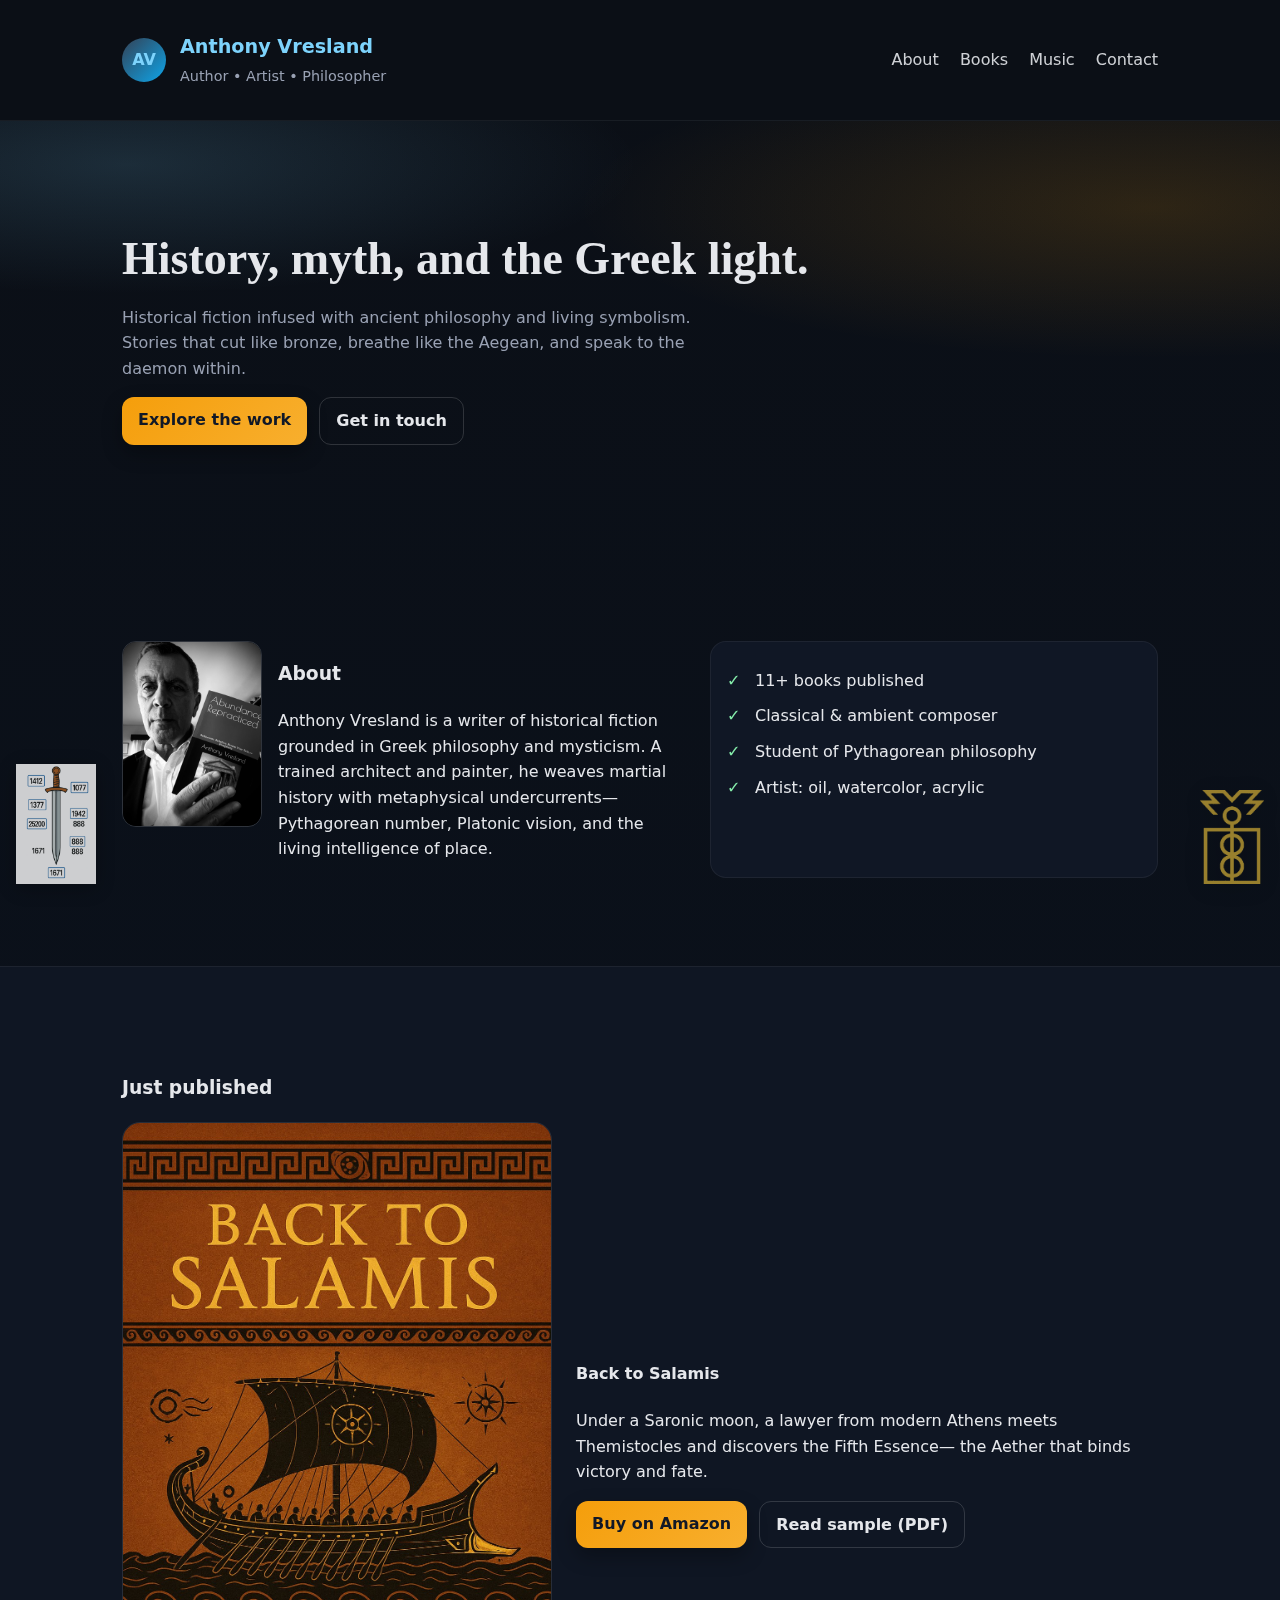
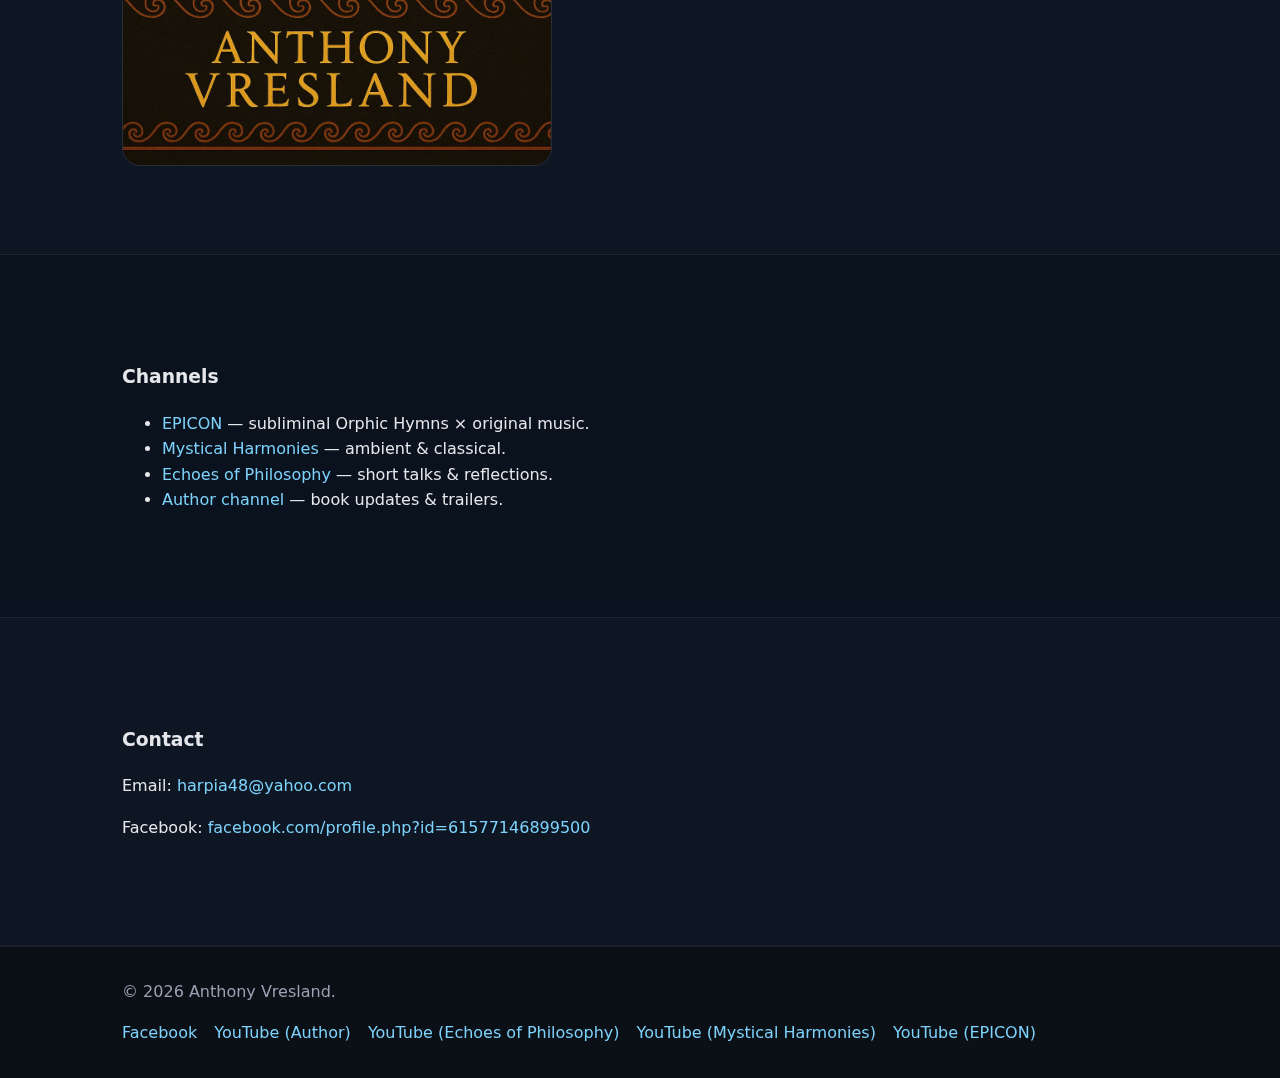
<file: AV site 2/index.html>
<!DOCTYPE html>
<html lang="en">
<head>
  <meta charset="utf-8" />
  <meta name="viewport" content="width=device-width, initial-scale=1" />
  <title>Anthony Vresland — Author & Artist</title>
  <meta name="description" content="Historical fiction infused with ancient philosophy and living symbolism by Anthony Vresland." />
  <meta name="color-scheme" content="dark light">
  <meta name="theme-color" content="#0b0f16">
  <link rel="icon" href="assets/favicon.png" type="image/png" />
  <link rel="stylesheet" href="styles.css" />
</head>

<body>
  <!-- Header -->
  <header class="site-header">
    <div class="container">
      <a class="brand" href="/" aria-label="Go to homepage">
        <div class="avatar" aria-hidden="true">AV</div>
        <div class="titles">
          <h1>Anthony Vresland</h1>
          <p class="subtitle">Author • Artist • Philosopher</p>
        </div>
      </a>

      <nav class="nav" aria-label="Main">
        <a href="about.html">About</a>
        <a href="books.html">Books</a>
        <a href="#music">Music</a>
        <a href="#contact">Contact</a>
      </nav>
    </div>
  </header>

  <!-- Hero -->
  <section class="hero" aria-label="Intro">
    <div class="container">
      <div class="hero-copy">
        <h2>History, myth, and the Greek light.</h2>
        <p>
          Historical fiction infused with ancient philosophy and living symbolism.
          Stories that cut like bronze, breathe like the Aegean, and speak to the daemon within.
        </p>
        <div class="cta-row">
          <a class="btn btn-primary" href="books.html">Explore the work</a>
          <a class="btn btn-ghost" href="mailto:harpia48@yahoo.com">Get in touch</a>
        </div>
      </div>
    </div>
  </section>

  <!-- About -->
  <section id="about" class="section" aria-labelledby="about-heading">
    <div class="container two-col">
      <div>
        <!-- Matches your file exactly: author.jpg.JPEG -->
        <img class="author-photo" src="assets/author.jpg.JPEG" alt="Portrait of Anthony Vresland" loading="lazy">
        <h3 id="about-heading">About</h3>
        <p>
          Anthony Vresland is a writer of historical fiction grounded in Greek philosophy and mysticism.
          A trained architect and painter, he weaves martial history with metaphysical undercurrents—Pythagorean number,
          Platonic vision, and the living intelligence of place.
        </p>
      </div>

      <div class="about-panel">
        <ul class="ticks">
          <li>11+ books published</li>
          <li>Classical &amp; ambient composer</li>
          <li>Student of Pythagorean philosophy</li>
          <li>Artist: oil, watercolor, acrylic</li>
        </ul>
      </div>
    </div>
  </section>

  <!-- Featured Book -->
  <section id="books" class="section alt" aria-labelledby="books-heading">
    <div class="container">
      <h3 id="books-heading">Just published</h3>

      <div class="book-grid">
        <div class="book-cover">
          <!-- Matches your file exactly: salamis-cover.jpg.jpg -->
          <img src="assets/salamis-cover.jpg.jpg" alt="Cover of Back to Salamis" loading="lazy">
        </div>

        <div class="book-copy">
          <h4>Back to Salamis</h4>
          <p>
            Under a Saronic moon, a lawyer from modern Athens meets Themistocles and discovers the Fifth Essence—
            the Aether that binds victory and fate.
          </p>

          <div class="cta-row">
            <a class="btn btn-primary"
               href="https://a.co/d/5Wx2Jz8" target="_blank" rel="noopener noreferrer">
              Buy on Amazon
            </a>
            <!-- Matches your file exactly: salamis-sample.pdf -->
            <a class="btn btn-ghost"
               href="assets/salamis-sample.pdf" target="_blank" rel="noopener">
              Read sample (PDF)
            </a>
          </div>
        </div>
      </div>
    </div>
  </section>

  <!-- Channels -->
  <section id="music" class="section" aria-labelledby="channels-heading">
    <div class="container">
      <h3 id="channels-heading">Channels</h3>
      <ul>
        <li>
          <a href="https://www.youtube.com/@epicon9139" target="_blank" rel="noopener">EPICON</a>
          — subliminal Orphic Hymns × original music.
        </li>
        <li>
          <a href="https://www.youtube.com/@MrHarpia48" target="_blank" rel="noopener">Mystical Harmonies</a>
          — ambient &amp; classical.
        </li>
        <li>
          <a href="https://www.youtube.com/@EchoesofPhilosophy-b5p" target="_blank" rel="noopener">Echoes of Philosophy</a>
          — short talks &amp; reflections.
        </li>
        <li>
          <a href="https://www.youtube.com/@antv9429" target="_blank" rel="noopener">Author channel</a>
          — book updates &amp; trailers.
        </li>
      </ul>
    </div>
  </section>

  <!-- Contact -->
  <section id="contact" class="section alt" aria-labelledby="contact-heading">
    <div class="container">
      <h3 id="contact-heading">Contact</h3>
      <p>Email: <a class="link" href="mailto:harpia48@yahoo.com">harpia48@yahoo.com</a></p>
      <p>
        Facebook:
        <a class="link" href="https://www.facebook.com/profile.php?id=61577146899500" target="_blank" rel="noopener">
          facebook.com/profile.php?id=61577146899500
        </a>
      </p>
    </div>
  </section>

  <!-- Footer -->
  <footer class="site-footer">
    <div class="container">
      <p>© <span id="year"></span> Anthony Vresland.</p>
      <nav aria-label="Social links">
        <a href="https://www.facebook.com/profile.php?id=61577146899500" target="_blank" rel="noopener">Facebook</a>
        <a href="https://www.youtube.com/@antv9429" target="_blank" rel="noopener">YouTube (Author)</a>
        <a href="https://www.youtube.com/@EchoesofPhilosophy-b5p" target="_blank" rel="noopener">YouTube (Echoes of Philosophy)</a>
        <a href="https://www.youtube.com/@MrHarpia48" target="_blank" rel="noopener">YouTube (Mystical Harmonies)</a>
        <a href="https://www.youtube.com/@epicon9139" target="_blank" rel="noopener">YouTube (EPICON)</a>
      </nav>
    </div>
  </footer>

  <!-- Floating Sigils -->
  <!-- Use the single .png file that exists; avoid the .png.png duplicate -->
  <img src="assets/sigil-gold.png"
       alt="" aria-hidden="true"
       style="position:fixed;right:16px;bottom:16px;width:64px;opacity:.7;
              filter:drop-shadow(0 4px 10px rgba(0,0,0,.35));
              pointer-events:none;z-index:2147483647">

  <!-- You have both talisman.png.png and sword-talisman.png; you asked for the sword -->
  <img src="assets/sword-talisman.png"
       alt="" aria-hidden="true"
       style="position:fixed;left:16px;bottom:16px;width:80px;opacity:.8;
              filter:drop-shadow(0 4px 10px rgba(0,0,0,.35));
              pointer-events:none;z-index:2147483647">

  <script>
    document.getElementById('year').textContent = new Date().getFullYear();
  </script>
</body>
</html>
</file>
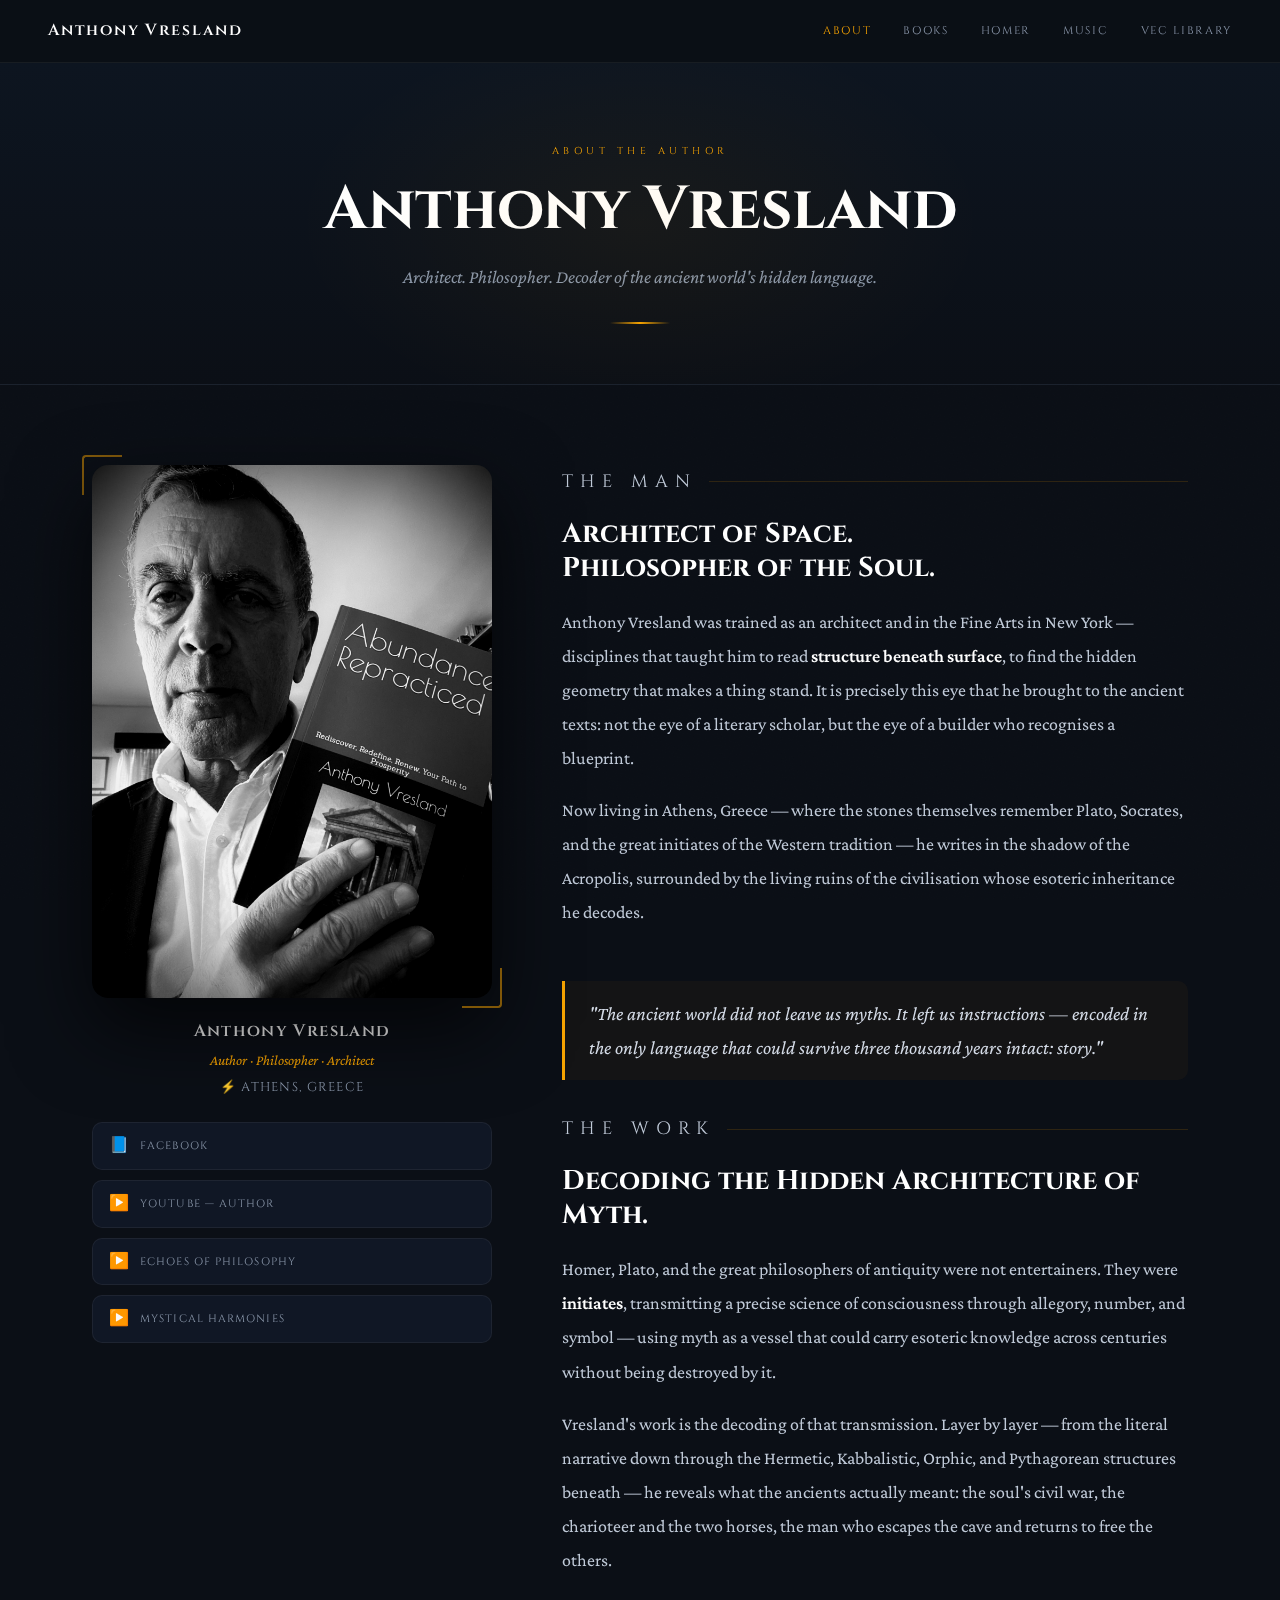
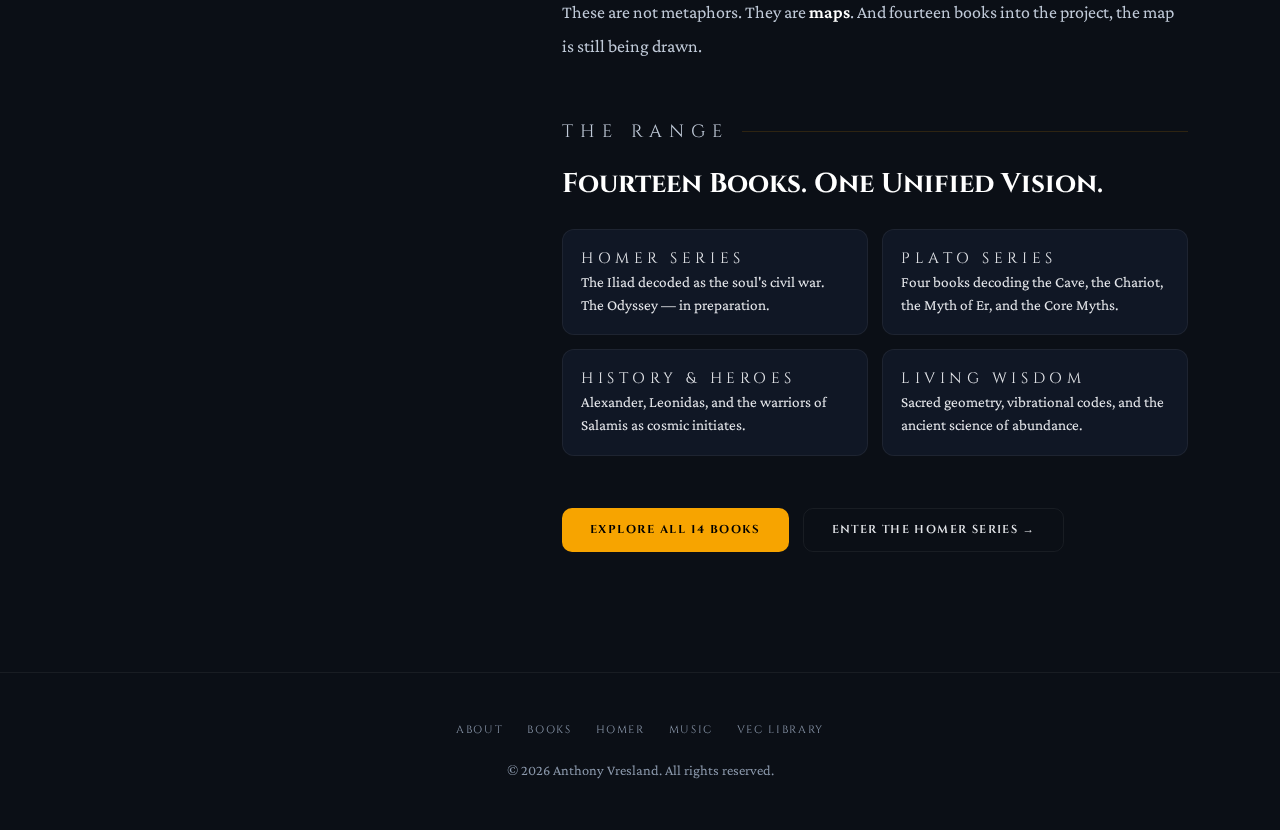
<file: about.html>
<!DOCTYPE html>
<html lang="en">
<head>
<meta charset="UTF-8">
<meta name="viewport" content="width=device-width, initial-scale=1.0">
<title>About — Anthony Vresland</title>
<meta name="description" content="Anthony Vresland — architect, philosopher, and author. Decoder of Homer, Plato, and the esoteric architecture of the ancient world. Based in Athens, Greece.">
<link rel="icon" href="/assets/favicon.png" type="image/png">
<link href="https://fonts.googleapis.com/css2?family=Cinzel:wght@400;600;700&family=Crimson+Pro:ital,wght@0,300;0,400;0,600;1,300;1,400&display=swap" rel="stylesheet">

<style>
:root {
  --bg: #0b0f16;
  --panel: #101725;
  --panel-hover: #141e30;
  --text: #e5e7eb;
  --muted: #8a97aa;
  --accent: #f7a400;
  --gold-light: #ffd066;
  --divider: rgba(247,164,0,0.15);
  --border: rgba(255,255,255,0.06);
}

*, *::before, *::after { box-sizing: border-box; margin: 0; padding: 0; }

body {
  font-family: 'Crimson Pro', Georgia, serif;
  background: var(--bg);
  color: var(--text);
  line-height: 1.6;
  overflow-x: hidden;
}

body::before {
  content: '';
  position: fixed;
  inset: 0;
  background-image: url("data:image/svg+xml,%3Csvg width='200' height='200' xmlns='http://www.w3.org/2000/svg'%3E%3Cfilter id='n'%3E%3CfeTurbulence type='fractalNoise' baseFrequency='0.75' numOctaves='4' stitchTiles='stitch'/%3E%3C/filter%3E%3Crect width='200' height='200' filter='url(%23n)' opacity='0.025'/%3E%3C/svg%3E");
  pointer-events: none;
  z-index: 0;
  opacity: 0.4;
}

/* ── Header ── */
header {
  position: sticky;
  top: 0;
  z-index: 100;
  display: flex;
  justify-content: space-between;
  align-items: center;
  padding: 18px 48px;
  background: rgba(11,15,22,0.92);
  backdrop-filter: blur(12px);
  border-bottom: 1px solid var(--border);
}

.logo {
  font-family: 'Cinzel', serif;
  font-size: 1rem;
  font-weight: 600;
  letter-spacing: 0.12em;
  color: #fff;
  text-decoration: none;
}

nav {
  display: flex;
  gap: 32px;
}

nav a {
  font-family: 'Cinzel', serif;
  font-size: 0.7rem;
  letter-spacing: 0.15em;
  text-transform: uppercase;
  color: var(--muted);
  text-decoration: none;
  transition: color 0.2s;
}

nav a:hover, nav a.active { color: var(--accent); }

/* ── Hero band ── */
.about-hero {
  position: relative;
  z-index: 1;
  background: linear-gradient(180deg, #0d1520 0%, var(--bg) 100%);
  border-bottom: 1px solid var(--border);
  padding: 80px 32px 60px;
  text-align: center;
  overflow: hidden;
}

.about-hero::before {
  content: '';
  position: absolute;
  top: 50%;
  left: 50%;
  transform: translate(-50%, -50%);
  width: 700px;
  height: 400px;
  background: radial-gradient(ellipse, rgba(247,164,0,0.05) 0%, transparent 70%);
  pointer-events: none;
}

.about-hero .eyebrow {
  font-family: 'Cinzel', serif;
  font-size: 10px;
  letter-spacing: 0.45em;
  text-transform: uppercase;
  color: var(--accent);
  margin-bottom: 18px;
  animation: fadeUp 0.7s ease both;
}

.about-hero h1 {
  font-family: 'Cinzel', serif;
  font-size: clamp(2rem, 5vw, 3.8rem);
  font-weight: 700;
  color: #fff;
  line-height: 1.1;
  margin-bottom: 18px;
  animation: fadeUp 0.8s ease 0.08s both;
}

.about-hero .tagline {
  font-size: 1.15rem;
  color: var(--muted);
  font-style: italic;
  max-width: 560px;
  margin: 0 auto;
  line-height: 1.75;
  animation: fadeUp 0.8s ease 0.16s both;
}

.header-rule {
  width: 60px;
  height: 2px;
  background: linear-gradient(90deg, transparent, var(--accent), transparent);
  margin: 28px auto 0;
  animation: fadeUp 0.8s ease 0.24s both;
}

/* ── Main portrait + bio layout ── */
.about-main {
  position: relative;
  z-index: 1;
  max-width: 1160px;
  margin: 0 auto;
  padding: 80px 32px;
  display: grid;
  grid-template-columns: 400px 1fr;
  gap: 70px;
  align-items: start;
}

/* Portrait */
.portrait-col {
  position: sticky;
  top: 100px;
  animation: fadeUp 0.9s ease 0.1s both;
}

.portrait-frame {
  position: relative;
}

.portrait-frame img {
  width: 100%;
  border-radius: 16px;
  display: block;
  filter: contrast(1.05) brightness(0.95);
  box-shadow: 0 30px 80px rgba(0,0,0,0.7);
}

/* Gold corner accents */
.portrait-frame::before,
.portrait-frame::after {
  content: '';
  position: absolute;
  width: 40px;
  height: 40px;
  border-color: var(--accent);
  border-style: solid;
  opacity: 0.5;
}

.portrait-frame::before {
  top: -10px;
  left: -10px;
  border-width: 2px 0 0 2px;
  border-radius: 4px 0 0 0;
}

.portrait-frame::after {
  bottom: -10px;
  right: -10px;
  border-width: 0 2px 2px 0;
  border-radius: 0 0 4px 0;
}

.portrait-caption {
  margin-top: 20px;
  text-align: center;
}

.portrait-caption h3 {
  font-family: 'Cinzel', serif;
  font-size: 1.05rem;
  font-weight: 600;
  color: #fff;
  letter-spacing: 0.08em;
}

.portrait-caption p {
  font-size: 0.9rem;
  color: var(--accent);
  font-style: italic;
  margin-top: 4px;
}

.portrait-caption .location {
  font-size: 0.8rem;
  color: var(--muted);
  margin-top: 6px;
  font-family: 'Cinzel', serif;
  letter-spacing: 0.1em;
  text-transform: uppercase;
  font-style: normal;
}

/* Social links under photo */
.social-links {
  display: flex;
  flex-direction: column;
  gap: 10px;
  margin-top: 24px;
}

.social-link {
  display: flex;
  align-items: center;
  gap: 10px;
  padding: 10px 16px;
  background: var(--panel);
  border: 1px solid var(--border);
  border-radius: 10px;
  text-decoration: none;
  color: var(--muted);
  font-family: 'Cinzel', serif;
  font-size: 0.68rem;
  letter-spacing: 0.1em;
  text-transform: uppercase;
  transition: border-color 0.2s, color 0.2s, transform 0.2s;
}

.social-link:hover {
  border-color: rgba(247,164,0,0.3);
  color: var(--accent);
  transform: translateX(4px);
}

.social-icon {
  font-size: 1rem;
  flex-shrink: 0;
}

/* ── Bio column ── */
.bio-col {
  animation: fadeUp 0.9s ease 0.2s both;
}

.bio-section {
  margin-bottom: 52px;
}

.bio-section-label {
  font-family: 'Cinzel', serif;
  font-size: 9px;
  letter-spacing: 0.4em;
  text-transform: uppercase;
  color: var(--accent);
  margin-bottom: 16px;
  display: flex;
  align-items: center;
  gap: 12px;
}

.bio-section-label::after {
  content: '';
  flex: 1;
  height: 1px;
  background: var(--divider);
}

.bio-section h2 {
  font-family: 'Cinzel', serif;
  font-size: clamp(1.2rem, 2.5vw, 1.7rem);
  font-weight: 700;
  color: #fff;
  line-height: 1.25;
  margin-bottom: 20px;
}

.bio-section p {
  font-size: 1.12rem;
  line-height: 1.9;
  color: #c0cad8;
  margin-bottom: 18px;
}

.bio-section p:last-child { margin-bottom: 0; }

.bio-section p strong {
  color: #fff;
  font-weight: 600;
}

/* Pull quote */
.pull-quote {
  border-left: 3px solid var(--accent);
  padding: 16px 24px;
  margin: 32px 0;
  background: rgba(247,164,0,0.04);
  border-radius: 0 10px 10px 0;
}

.pull-quote p {
  font-size: 1.2rem !important;
  font-style: italic;
  color: #d4dbe6 !important;
  line-height: 1.75 !important;
  margin: 0 !important;
}

/* Credentials grid */
.credentials {
  display: grid;
  grid-template-columns: 1fr 1fr;
  gap: 14px;
  margin-top: 28px;
}

.credential-item {
  background: var(--panel);
  border: 1px solid var(--border);
  border-radius: 12px;
  padding: 18px;
  transition: border-color 0.2s, transform 0.2s;
}

.credential-item:hover {
  border-color: rgba(247,164,0,0.2);
  transform: translateY(-2px);
}

.credential-item .ci-label {
  font-family: 'Cinzel', serif;
  font-size: 9px;
  letter-spacing: 0.3em;
  text-transform: uppercase;
  color: var(--accent);
  margin-bottom: 6px;
}

.credential-item p {
  font-size: 0.95rem !important;
  color: var(--text) !important;
  line-height: 1.5 !important;
  margin: 0 !important;
}

/* CTA */
.bio-ctas {
  display: flex;
  gap: 14px;
  flex-wrap: wrap;
  margin-top: 36px;
}

.btn-primary {
  display: inline-block;
  padding: 13px 28px;
  background: var(--accent);
  color: #000;
  border-radius: 10px;
  text-decoration: none;
  font-family: 'Cinzel', serif;
  font-size: 0.72rem;
  font-weight: 700;
  letter-spacing: 0.12em;
  text-transform: uppercase;
  transition: background 0.2s, transform 0.2s;
}

.btn-primary:hover {
  background: var(--gold-light);
  transform: translateY(-2px);
}

.btn-ghost {
  display: inline-block;
  padding: 12px 28px;
  background: transparent;
  color: var(--text);
  border: 1px solid var(--border);
  border-radius: 10px;
  text-decoration: none;
  font-family: 'Cinzel', serif;
  font-size: 0.72rem;
  font-weight: 600;
  letter-spacing: 0.12em;
  text-transform: uppercase;
  transition: border-color 0.2s, color 0.2s, transform 0.2s;
}

.btn-ghost:hover {
  border-color: var(--accent);
  color: var(--accent);
  transform: translateY(-2px);
}

/* ── Footer ── */
footer {
  position: relative;
  z-index: 1;
  text-align: center;
  padding: 48px 32px;
  border-top: 1px solid var(--border);
  color: var(--muted);
  font-size: 0.9rem;
  margin-top: 40px;
}

footer nav {
  display: flex;
  justify-content: center;
  flex-wrap: wrap;
  gap: 24px;
  margin-bottom: 20px;
}

footer nav a {
  font-family: 'Cinzel', serif;
  font-size: 0.68rem;
  letter-spacing: 0.15em;
  text-transform: uppercase;
  color: var(--muted);
  text-decoration: none;
  transition: color 0.2s;
}

footer nav a:hover { color: var(--accent); }

/* ── Animations ── */
@keyframes fadeUp {
  from { opacity: 0; transform: translateY(24px); }
  to   { opacity: 1; transform: translateY(0); }
}

/* ── Responsive ── */
@media (max-width: 900px) {
  .about-main {
    grid-template-columns: 1fr;
    gap: 48px;
  }
  .portrait-col {
    position: static;
    max-width: 340px;
    margin: 0 auto;
  }
  .credentials {
    grid-template-columns: 1fr;
  }
  header { padding: 16px 20px; }
  nav { gap: 16px; }
  nav a { font-size: 0.6rem; }
}
</style>
</head>

<body>

<!-- ── Header ── -->
<header>
  <a class="logo" href="index.html">Anthony Vresland</a>
  <nav>
    <a href="about.html" class="active">About</a>
    <a href="books.html">Books</a>
    <a href="homer-the-educator.html">Homer</a>
    <a href="music.html">Music</a>
    <a href="vec.html">VEC Library</a>
  </nav>
</header>

<!-- ── Hero band ── -->
<div class="about-hero">
  <p class="eyebrow">About the Author</p>
  <h1>Anthony Vresland</h1>
  <p class="tagline">Architect. Philosopher. Decoder of the ancient world's hidden language.</p>
  <div class="header-rule"></div>
</div>

<!-- ── Main content ── -->
<div class="about-main">

  <!-- Portrait column -->
  <div class="portrait-col">
    <div class="portrait-frame">
      <img src="/assets/author-photo.jpg" alt="Anthony Vresland — Author and Philosopher">
    </div>
    <div class="portrait-caption">
      <h3>Anthony Vresland</h3>
      <p>Author · Philosopher · Architect</p>
      <p class="location">⚡ Athens, Greece</p>
    </div>
    <div class="social-links">
      <a class="social-link" href="https://www.facebook.com/profile.php?id=61577146899500" target="_blank" rel="noopener">
        <span class="social-icon">📘</span> Facebook
      </a>
      <a class="social-link" href="https://www.youtube.com/@antv9429" target="_blank" rel="noopener">
        <span class="social-icon">▶️</span> YouTube — Author
      </a>
      <a class="social-link" href="https://www.youtube.com/@EchoesofPhilosophy-b5p" target="_blank" rel="noopener">
        <span class="social-icon">▶️</span> Echoes of Philosophy
      </a>
      <a class="social-link" href="https://www.youtube.com/@MrHarpia48" target="_blank" rel="noopener">
        <span class="social-icon">▶️</span> Mystical Harmonies
      </a>
    </div>
  </div>

  <!-- Bio column -->
  <div class="bio-col">

    <div class="bio-section">
      <p class="bio-section-label">The Man</p>
      <h2>Architect of Space.<br>Philosopher of the Soul.</h2>
      <p>
        Anthony Vresland was trained as an architect and in the Fine Arts in New York —
        disciplines that taught him to read <strong>structure beneath surface</strong>,
        to find the hidden geometry that makes a thing stand. It is precisely this eye
        that he brought to the ancient texts: not the eye of a literary scholar,
        but the eye of a builder who recognises a blueprint.
      </p>
      <p>
        Now living in Athens, Greece — where the stones themselves remember Plato,
        Socrates, and the great initiates of the Western tradition — he writes in the
        shadow of the Acropolis, surrounded by the living ruins of the civilisation
        whose esoteric inheritance he decodes.
      </p>
    </div>

    <div class="pull-quote">
      <p>"The ancient world did not leave us myths. It left us instructions —
      encoded in the only language that could survive three thousand years intact: story."</p>
    </div>

    <div class="bio-section">
      <p class="bio-section-label">The Work</p>
      <h2>Decoding the Hidden Architecture of Myth.</h2>
      <p>
        Homer, Plato, and the great philosophers of antiquity were not entertainers.
        They were <strong>initiates</strong>, transmitting a precise science of consciousness
        through allegory, number, and symbol — using myth as a vessel that could carry
        esoteric knowledge across centuries without being destroyed by it.
      </p>
      <p>
        Vresland's work is the decoding of that transmission. Layer by layer — from the
        literal narrative down through the Hermetic, Kabbalistic, Orphic, and Pythagorean
        structures beneath — he reveals what the ancients actually meant:
        the soul's civil war, the charioteer and the two horses, the man who escapes the
        cave and returns to free the others.
      </p>
      <p>
        These are not metaphors. They are <strong>maps</strong>. And fourteen books into
        the project, the map is still being drawn.
      </p>
    </div>

    <div class="bio-section">
      <p class="bio-section-label">The Range</p>
      <h2>Fourteen Books. One Unified Vision.</h2>
      <div class="credentials">
        <div class="credential-item">
          <p class="ci-label">Homer Series</p>
          <p>The Iliad decoded as the soul's civil war. The Odyssey — in preparation.</p>
        </div>
        <div class="credential-item">
          <p class="ci-label">Plato Series</p>
          <p>Four books decoding the Cave, the Chariot, the Myth of Er, and the Core Myths.</p>
        </div>
        <div class="credential-item">
          <p class="ci-label">History &amp; Heroes</p>
          <p>Alexander, Leonidas, and the warriors of Salamis as cosmic initiates.</p>
        </div>
        <div class="credential-item">
          <p class="ci-label">Living Wisdom</p>
          <p>Sacred geometry, vibrational codes, and the ancient science of abundance.</p>
        </div>
      </div>
    </div>

    <div class="bio-ctas">
      <a class="btn-primary" href="books.html">Explore All 14 Books</a>
      <a class="btn-ghost" href="homer-the-educator.html">Enter the Homer Series →</a>
    </div>

  </div>
</div>

<!-- ── Footer ── -->
<footer>
  <nav>
    <a href="about.html">About</a>
    <a href="books.html">Books</a>
    <a href="homer-the-educator.html">Homer</a>
    <a href="music.html">Music</a>
    <a href="vec.html">VEC Library</a>
  </nav>
  <p>© 2026 Anthony Vresland. All rights reserved.</p>
</footer>

</body>
</html>
</file>
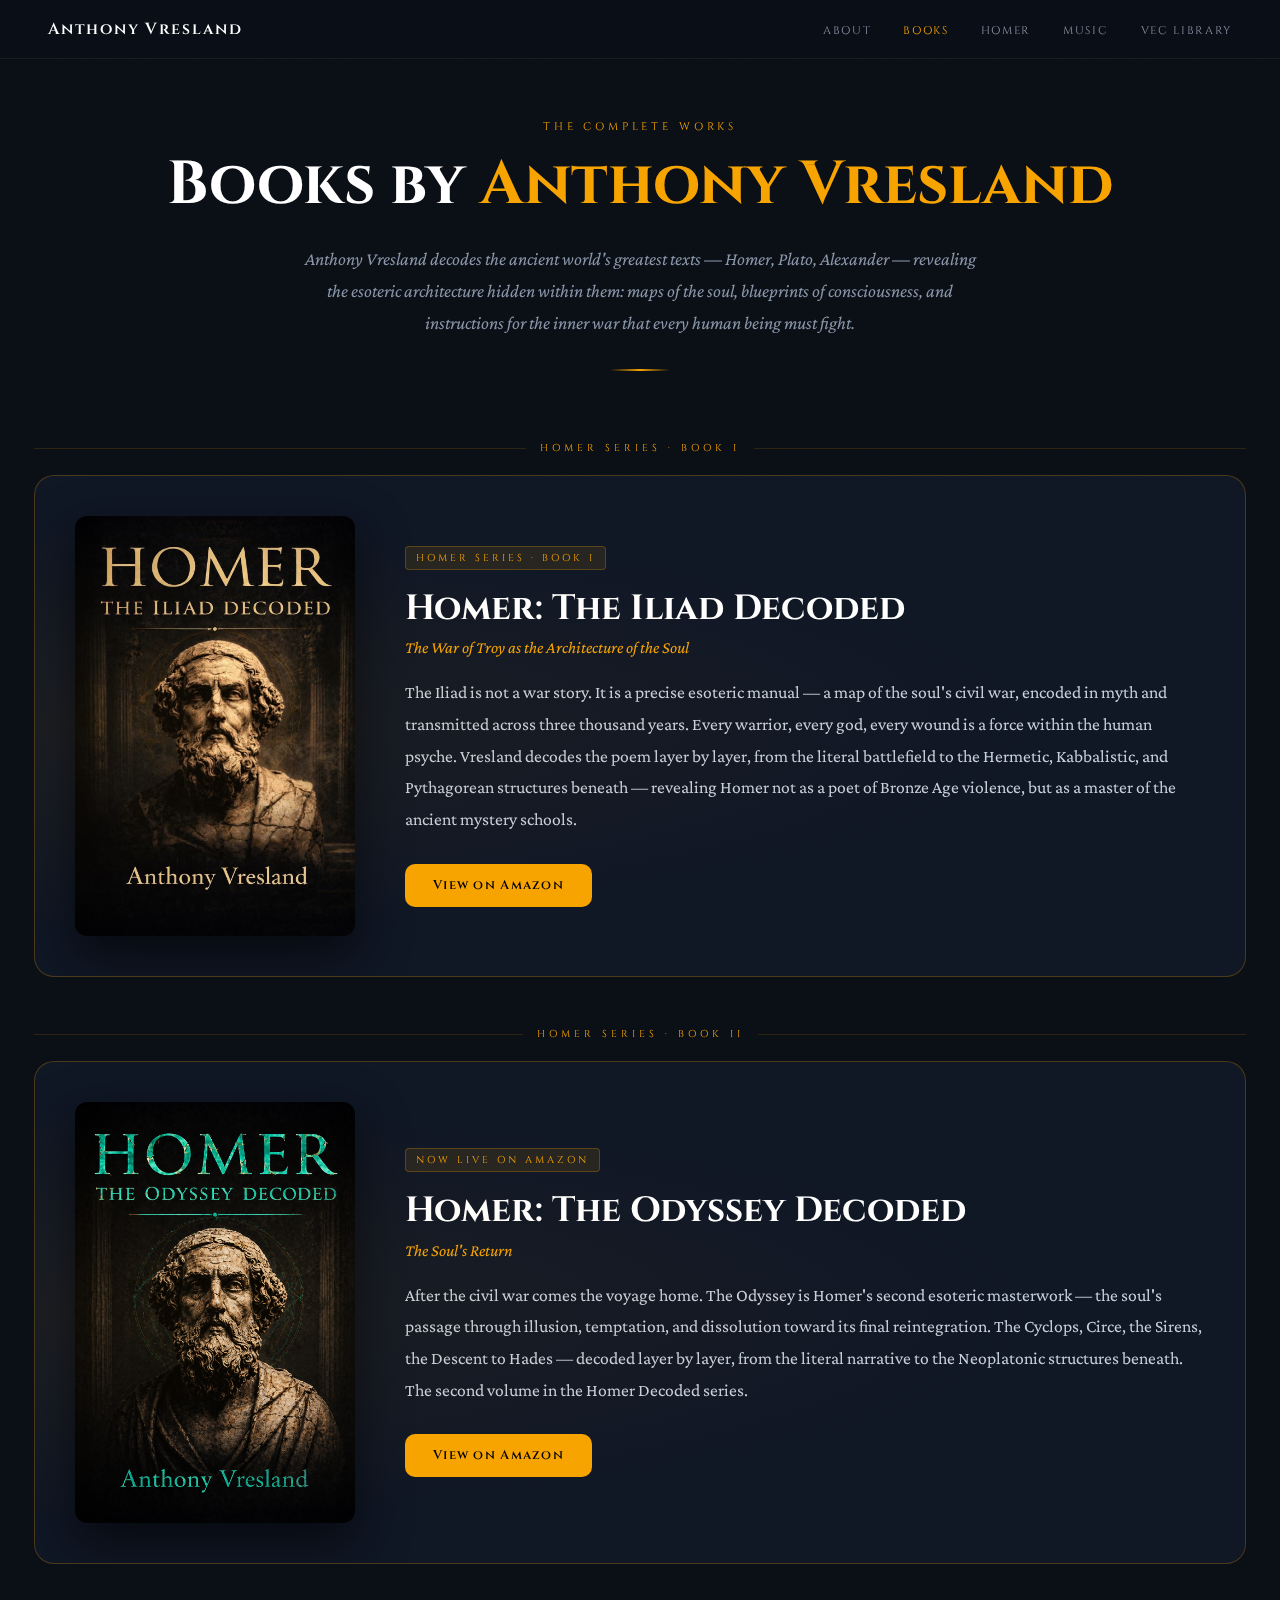
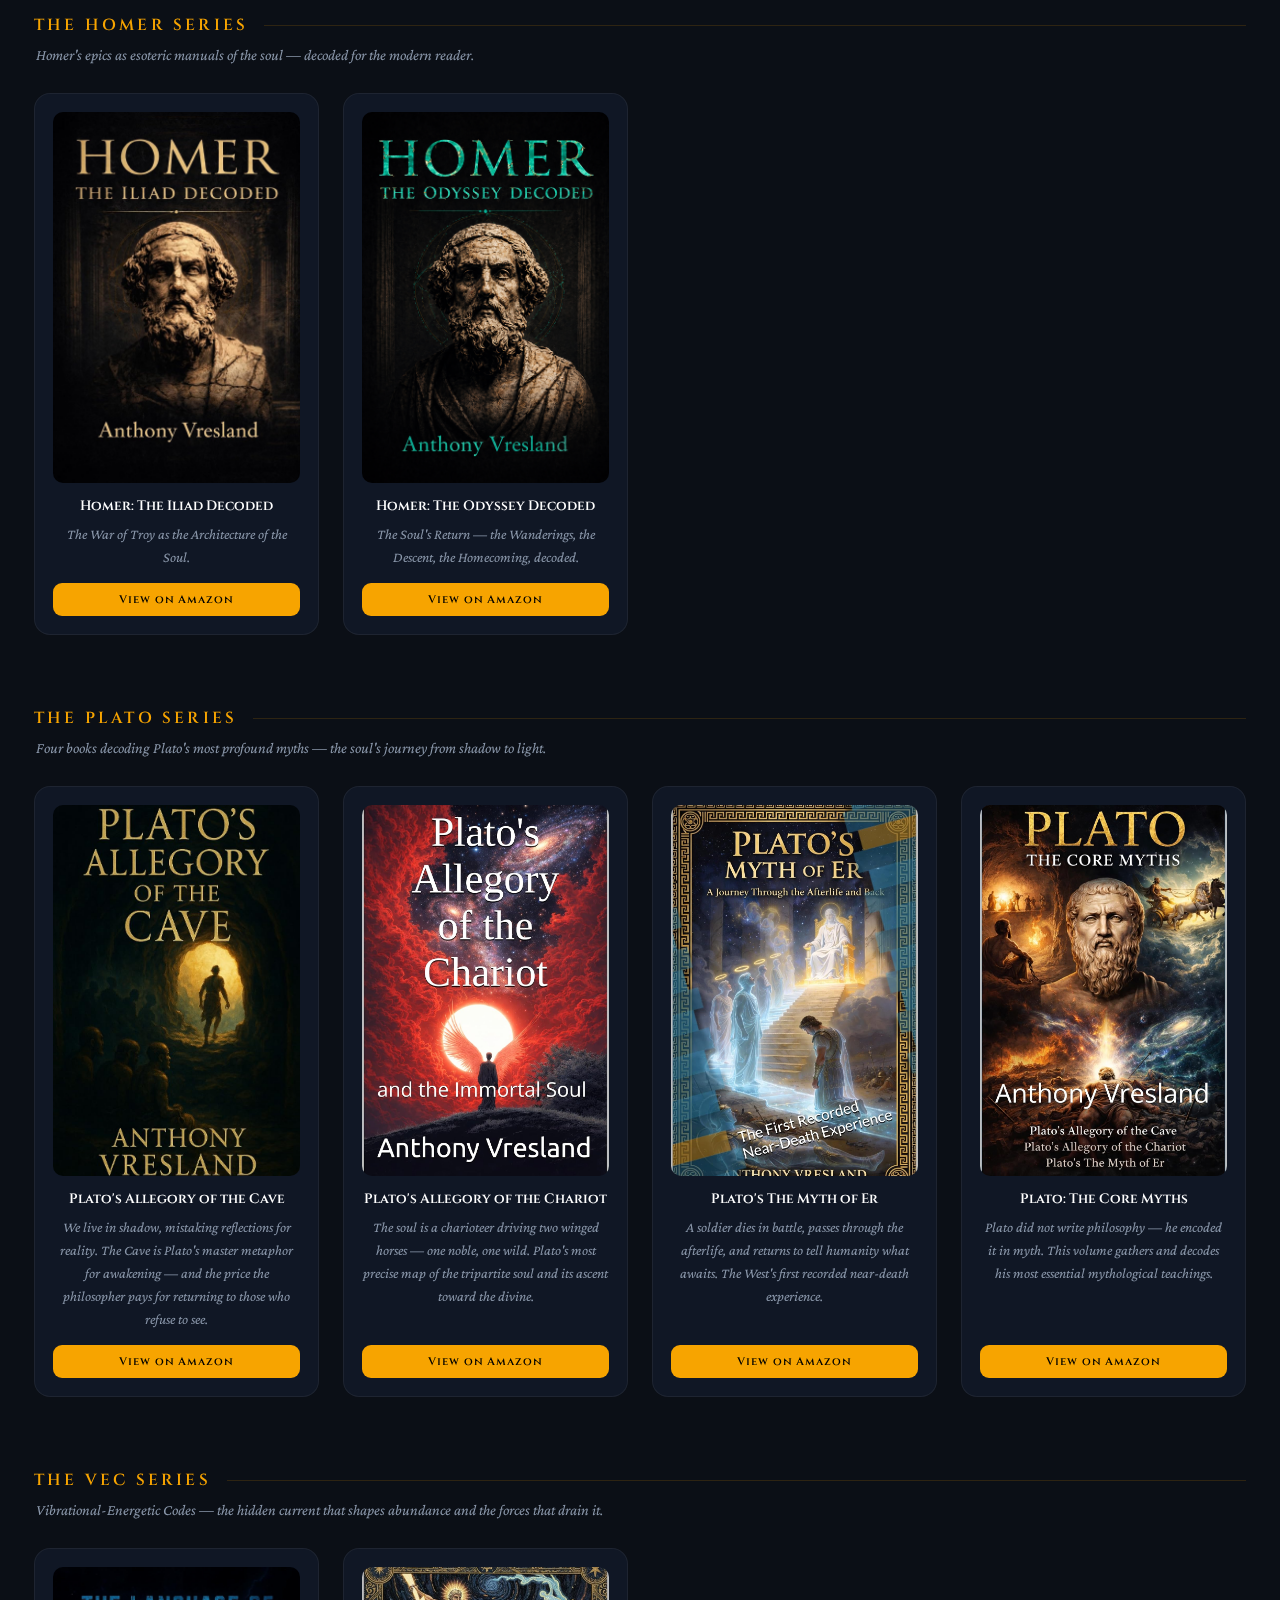
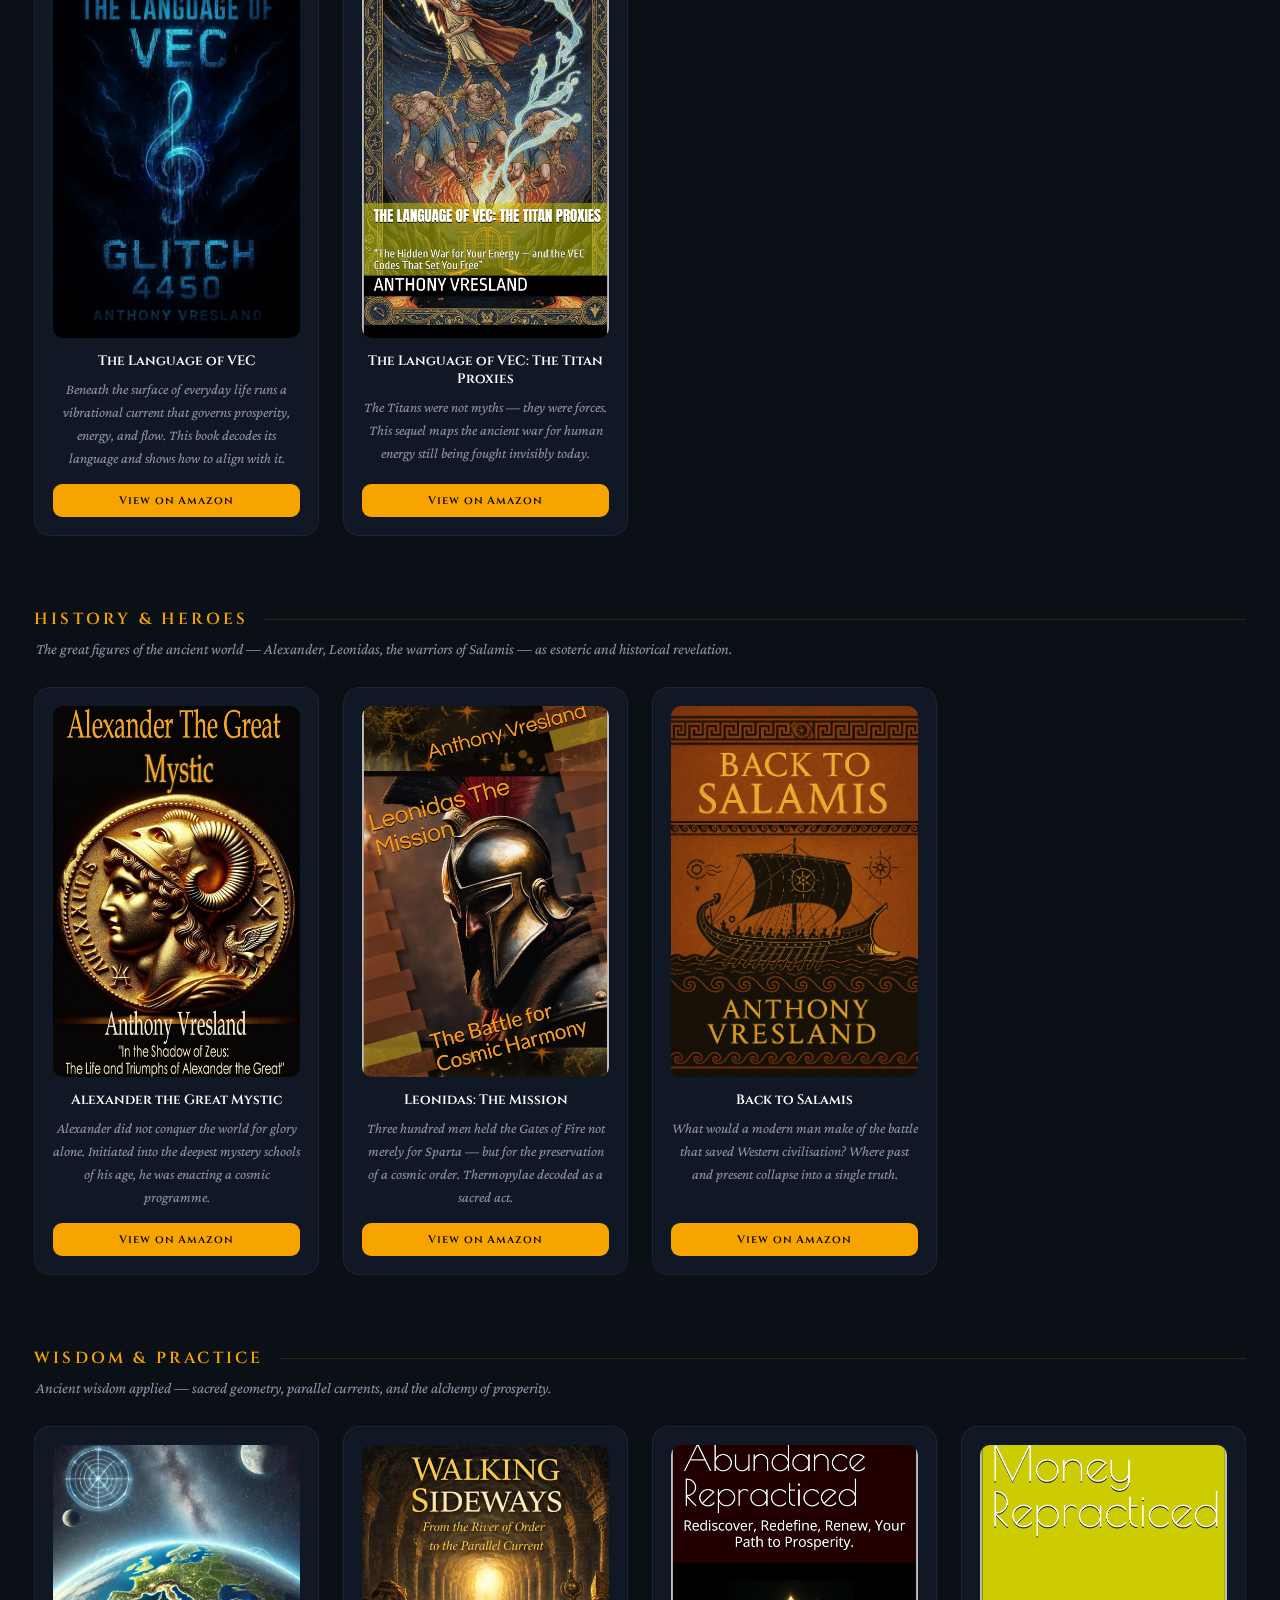
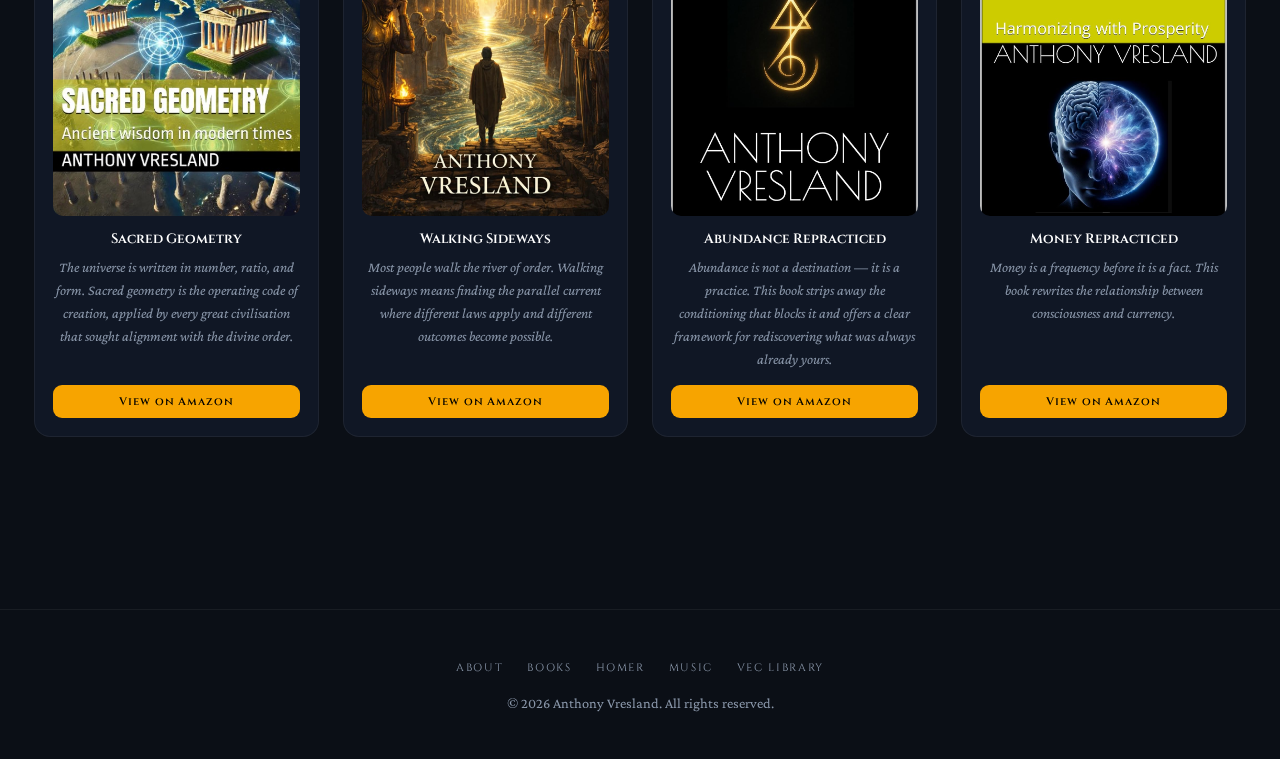
<file: books.html>
<!DOCTYPE html>
<html lang="en">
<head>
<meta charset="UTF-8">
<meta name="viewport" content="width=device-width, initial-scale=1.0">
<title>Books — Anthony Vresland</title>
<link href="https://fonts.googleapis.com/css2?family=Cinzel:wght@400;600;700&family=Crimson+Pro:ital,wght@0,300;0,400;1,300;1,400&display=swap" rel="stylesheet">
<script async src="https://www.googletagmanager.com/gtag/js?id=G-1J8YCYENMQ"></script>
<script>
  window.dataLayer = window.dataLayer || [];
  function gtag(){dataLayer.push(arguments);}
  gtag('js', new Date());
  gtag('config', 'G-1J8YCYENMQ');
</script>
<style>
:root {
  --bg: #0b0f16;
  --panel: #101725;
  --panel-hover: #141e30;
  --text: #e5e7eb;
  --muted: #8a97aa;
  --accent: #f7a400;
  --gold-light: #ffd066;
  --divider: rgba(247,164,0,0.15);
  --border: rgba(255,255,255,0.06);
}
*, *::before, *::after { box-sizing: border-box; margin: 0; padding: 0; }
body {
  font-family: 'Crimson Pro', Georgia, serif;
  background: var(--bg);
  color: var(--text);
  min-height: 100vh;
}
body::before {
  content: '';
  position: fixed;
  inset: 0;
  background-image: url("data:image/svg+xml,%3Csvg width='200' height='200' xmlns='http://www.w3.org/2000/svg'%3E%3Cfilter id='n'%3E%3CfeTurbulence type='fractalNoise' baseFrequency='0.75' numOctaves='4' stitchTiles='stitch'/%3E%3C/filter%3E%3Crect width='200' height='200' filter='url(%23n)' opacity='0.025'/%3E%3C/svg%3E");
  pointer-events: none;
  z-index: 0;
  opacity: 0.4;
}
.site-nav {
  position: sticky;
  top: 0;
  z-index: 100;
  display: flex;
  justify-content: space-between;
  align-items: center;
  padding: 18px 48px;
  background: rgba(11,15,22,0.95);
  backdrop-filter: blur(12px);
  border-bottom: 1px solid var(--border);
}
.site-nav .logo {
  font-family: 'Cinzel', serif;
  font-size: 1rem;
  font-weight: 600;
  letter-spacing: 0.12em;
  color: #fff;
  text-decoration: none;
}
.site-nav ul {
  display: flex;
  gap: 32px;
  list-style: none;
}
.site-nav ul a {
  font-family: 'Cinzel', serif;
  font-size: 0.7rem;
  letter-spacing: 0.15em;
  text-transform: uppercase;
  color: var(--muted);
  text-decoration: none;
  transition: color 0.2s;
}
.site-nav ul a:hover { color: var(--accent); }
.site-nav ul a.active { color: var(--accent); }
.container {
  position: relative;
  z-index: 1;
  max-width: 1260px;
  margin: auto;
  padding: 60px 24px 100px;
}
.page-header {
  text-align: center;
  margin-bottom: 70px;
  animation: fadeUp 0.8s ease both;
}
.page-header .eyebrow {
  font-family: 'Cinzel', serif;
  font-size: 11px;
  letter-spacing: 0.35em;
  text-transform: uppercase;
  color: var(--accent);
  margin-bottom: 18px;
}
.page-header h1 {
  font-family: 'Cinzel', serif;
  font-size: clamp(2.2rem, 5vw, 3.8rem);
  font-weight: 700;
  color: #fff;
  line-height: 1.1;
  margin-bottom: 24px;
}
.page-header h1 span { color: var(--accent); }
.page-header .author-bio {
  max-width: 680px;
  margin: 0 auto;
  font-size: 1.15rem;
  line-height: 1.75;
  color: var(--muted);
  font-style: italic;
}
.header-rule {
  width: 60px;
  height: 2px;
  background: linear-gradient(90deg, transparent, var(--accent), transparent);
  margin: 30px auto 0;
}
.featured-section { margin-bottom: 50px; animation: fadeUp 0.9s ease 0.1s both; }
.featured-label {
  font-family: 'Cinzel', serif;
  font-size: 10px;
  letter-spacing: 0.4em;
  text-transform: uppercase;
  color: var(--accent);
  margin-bottom: 20px;
  display: flex;
  align-items: center;
  gap: 14px;
}
.featured-label::before, .featured-label::after {
  content: '';
  flex: 1;
  height: 1px;
  background: var(--divider);
}
.featured-card {
  display: grid;
  grid-template-columns: 280px 1fr;
  gap: 50px;
  background: var(--panel);
  border: 1px solid rgba(247,164,0,0.25);
  border-radius: 20px;
  padding: 40px;
  align-items: center;
  position: relative;
  overflow: hidden;
  transition: transform 0.3s ease, box-shadow 0.3s ease;
}
.featured-card::before {
  content: '';
  position: absolute;
  inset: 0;
  background: radial-gradient(ellipse at 0% 50%, rgba(247,164,0,0.05) 0%, transparent 60%);
  pointer-events: none;
}
.featured-card:hover { transform: translateY(-4px); box-shadow: 0 20px 60px rgba(0,0,0,0.4); }
.featured-card img { width: 100%; border-radius: 12px; box-shadow: 0 20px 50px rgba(0,0,0,0.6); }
.featured-body .series-tag {
  font-family: 'Cinzel', serif;
  font-size: 10px;
  letter-spacing: 0.3em;
  text-transform: uppercase;
  color: var(--accent);
  background: rgba(247,164,0,0.1);
  border: 1px solid rgba(247,164,0,0.25);
  border-radius: 4px;
  padding: 4px 10px;
  display: inline-block;
  margin-bottom: 18px;
}
.featured-body h2 {
  font-family: 'Cinzel', serif;
  font-size: clamp(1.5rem, 3vw, 2.2rem);
  font-weight: 700;
  color: #fff;
  line-height: 1.2;
  margin-bottom: 8px;
}
.featured-body .subtitle { font-size: 1.05rem; color: var(--accent); font-style: italic; margin-bottom: 20px; }
.featured-body .description { font-size: 1.1rem; line-height: 1.8; color: #c8d0da; margin-bottom: 28px; }
.btn-primary {
  display: inline-block;
  padding: 13px 28px;
  background: var(--accent);
  color: #000;
  border-radius: 10px;
  text-decoration: none;
  font-family: 'Cinzel', serif;
  font-size: 0.8rem;
  font-weight: 600;
  letter-spacing: 0.1em;
  transition: background 0.2s, transform 0.2s;
}
.btn-primary:hover { background: var(--gold-light); transform: translateY(-2px); }
.section { margin-bottom: 72px; animation: fadeUp 0.8s ease both; }
.section-header { margin-bottom: 30px; }
.section-header-inner { display: flex; align-items: center; gap: 16px; margin-bottom: 10px; }
.section-header h2 {
  font-family: 'Cinzel', serif;
  font-size: 1rem;
  font-weight: 600;
  letter-spacing: 0.2em;
  text-transform: uppercase;
  color: var(--accent);
  white-space: nowrap;
}
.section-header-line { flex: 1; height: 1px; background: var(--divider); }
.section-header p { font-size: 0.95rem; color: var(--muted); font-style: italic; padding-left: 2px; }
.book-grid {
  display: grid;
  grid-template-columns: repeat(auto-fill, minmax(230px, 1fr));
  gap: 24px;
}
.book-card {
  background: var(--panel);
  border: 1px solid var(--border);
  padding: 18px;
  border-radius: 16px;
  text-align: center;
  transition: transform 0.25s ease, box-shadow 0.25s ease, border-color 0.25s ease;
  display: flex;
  flex-direction: column;
}
.book-card:hover {
  transform: translateY(-6px);
  box-shadow: 0 16px 48px rgba(0,0,0,0.45);
  border-color: rgba(247,164,0,0.2);
  background: var(--panel-hover);
}
.book-card img { width: 100%; border-radius: 10px; display: block; aspect-ratio: 2/3; object-fit: cover; }
.book-card h4 {
  font-family: 'Cinzel', serif;
  font-size: 0.85rem;
  font-weight: 600;
  color: #fff;
  margin: 14px 0 8px;
  line-height: 1.35;
}
.book-card p { font-size: 0.9rem; line-height: 1.6; color: var(--muted); flex: 1; font-style: italic; }
.btn {
  display: inline-block;
  margin-top: 14px;
  padding: 9px 16px;
  background: var(--accent);
  color: #000;
  border-radius: 9px;
  text-decoration: none;
  font-family: 'Cinzel', serif;
  font-size: 0.7rem;
  font-weight: 600;
  letter-spacing: 0.08em;
  transition: background 0.2s, transform 0.2s;
}
.btn:hover { background: var(--gold-light); transform: translateY(-2px); }
.site-footer {
  position: relative;
  z-index: 1;
  text-align: center;
  padding: 48px 32px;
  border-top: 1px solid var(--border);
  color: var(--muted);
  font-size: 0.9rem;
}
.site-footer ul {
  display: flex;
  justify-content: center;
  flex-wrap: wrap;
  gap: 24px;
  list-style: none;
  margin-bottom: 20px;
}
.site-footer ul a {
  font-family: 'Cinzel', serif;
  font-size: 0.68rem;
  letter-spacing: 0.15em;
  text-transform: uppercase;
  color: var(--muted);
  text-decoration: none;
  transition: color 0.2s;
}
.site-footer ul a:hover { color: var(--accent); }
@keyframes fadeUp {
  from { opacity: 0; transform: translateY(24px); }
  to   { opacity: 1; transform: translateY(0); }
}
@media (max-width: 720px) {
  .site-nav { padding: 16px 20px; }
  .site-nav ul { gap: 16px; }
  .site-nav ul a { font-size: 0.6rem; }
  .featured-card { grid-template-columns: 1fr; text-align: center; }
  .featured-card img { max-width: 220px; margin: 0 auto; }
  .book-grid { grid-template-columns: repeat(auto-fill, minmax(160px, 1fr)); gap: 16px; }
}
</style>
</head>
<body>

<nav class="site-nav">
  <a class="logo" href="index.html">Anthony Vresland</a>
  <ul>
    <li><a href="about.html">About</a></li>
    <li><a href="books.html" class="active">Books</a></li>
    <li><a href="homer-the-educator.html">Homer</a></li>
    <li><a href="music.html">Music</a></li>
    <li><a href="vec.html">VEC Library</a></li>
  </ul>
</nav>

<div class="container">

  <div class="page-header">
    <p class="eyebrow">The Complete Works</p>
    <h1>Books by <span>Anthony Vresland</span></h1>
    <p class="author-bio">Anthony Vresland decodes the ancient world's greatest texts — Homer, Plato, Alexander — revealing the esoteric architecture hidden within them: maps of the soul, blueprints of consciousness, and instructions for the inner war that every human being must fight.</p>
    <div class="header-rule"></div>
  </div>

  <section class="featured-section">
    <p class="featured-label">Homer Series · Book I</p>
    <div class="featured-card">
      <img src="/assets/homer-iliad.jpg" alt="Homer: The Iliad Decoded">
      <div class="featured-body">
        <span class="series-tag">Homer Series · Book I</span>
        <h2>Homer: The Iliad Decoded</h2>
        <p class="subtitle">The War of Troy as the Architecture of the Soul</p>
        <p class="description">The Iliad is not a war story. It is a precise esoteric manual — a map of the soul's civil war, encoded in myth and transmitted across three thousand years. Every warrior, every god, every wound is a force within the human psyche. Vresland decodes the poem layer by layer, from the literal battlefield to the Hermetic, Kabbalistic, and Pythagorean structures beneath — revealing Homer not as a poet of Bronze Age violence, but as a master of the ancient mystery schools.</p>
        <a class="btn-primary" href="https://a.co/d/0brpMjZl" target="_blank">View on Amazon</a>
      </div>
    </div>
  </section>

  <section class="featured-section">
    <p class="featured-label">Homer Series · Book II</p>
    <div class="featured-card">
      <img src="/assets/homer-odyssey.png" alt="Homer: The Odyssey Decoded">
      <div class="featured-body">
        <span class="series-tag">Now Live on Amazon</span>
        <h2>Homer: The Odyssey Decoded</h2>
        <p class="subtitle">The Soul's Return</p>
        <p class="description">After the civil war comes the voyage home. The Odyssey is Homer's second esoteric masterwork — the soul's passage through illusion, temptation, and dissolution toward its final reintegration. The Cyclops, Circe, the Sirens, the Descent to Hades — decoded layer by layer, from the literal narrative to the Neoplatonic structures beneath. The second volume in the Homer Decoded series.</p>
        <a class="btn-primary" href="https://www.amazon.com/dp/B0GYQ52SSW" target="_blank">View on Amazon</a>
      </div>
    </div>
  </section>

  <section class="section">
    <div class="section-header">
      <div class="section-header-inner">
        <h2>The Homer Series</h2>
        <div class="section-header-line"></div>
      </div>
      <p>Homer's epics as esoteric manuals of the soul — decoded for the modern reader.</p>
    </div>
    <div class="book-grid">
      <article class="book-card">
        <img src="/assets/homer-iliad.jpg" alt="Homer: The Iliad Decoded">
        <h4>Homer: The Iliad Decoded</h4>
        <p>The War of Troy as the Architecture of the Soul.</p>
        <a class="btn" href="https://a.co/d/0brpMjZl" target="_blank">View on Amazon</a>
      </article>
      <article class="book-card">
        <img src="/assets/homer-odyssey.png" alt="Homer: The Odyssey Decoded">
        <h4>Homer: The Odyssey Decoded</h4>
        <p>The Soul's Return — the Wanderings, the Descent, the Homecoming, decoded.</p>
        <a class="btn" href="https://www.amazon.com/dp/B0GYQ52SSW" target="_blank">View on Amazon</a>
      </article>
    </div>
  </section>

  <section class="section">
    <div class="section-header">
      <div class="section-header-inner">
        <h2>The Plato Series</h2>
        <div class="section-header-line"></div>
      </div>
      <p>Four books decoding Plato's most profound myths — the soul's journey from shadow to light.</p>
    </div>
    <div class="book-grid">
      <article class="book-card">
        <img src="/assets/cave-cover.jpg" alt="Plato's Allegory of the Cave">
        <h4>Plato's Allegory of the Cave</h4>
        <p>We live in shadow, mistaking reflections for reality. The Cave is Plato's master metaphor for awakening — and the price the philosopher pays for returning to those who refuse to see.</p>
        <a class="btn" href="https://a.co/d/04YjtUK8" target="_blank">View on Amazon</a>
      </article>
      <article class="book-card">
        <img src="/assets/chariot-cover.jpg" alt="Plato's Allegory of the Chariot">
        <h4>Plato's Allegory of the Chariot</h4>
        <p>The soul is a charioteer driving two winged horses — one noble, one wild. Plato's most precise map of the tripartite soul and its ascent toward the divine.</p>
        <a class="btn" href="https://a.co/d/04fO26JI" target="_blank">View on Amazon</a>
      </article>
      <article class="book-card">
        <img src="/assets/myth-of-er-cover.jpg" alt="Plato's The Myth of Er">
        <h4>Plato's The Myth of Er</h4>
        <p>A soldier dies in battle, passes through the afterlife, and returns to tell humanity what awaits. The West's first recorded near-death experience.</p>
        <a class="btn" href="https://a.co/d/0cBwiyV3" target="_blank">View on Amazon</a>
      </article>
      <article class="book-card">
        <img src="/assets/plato-core-myths.jpg" alt="Plato: The Core Myths">
        <h4>Plato: The Core Myths</h4>
        <p>Plato did not write philosophy — he encoded it in myth. This volume gathers and decodes his most essential mythological teachings.</p>
        <a class="btn" href="https://a.co/d/01Dz7HrT" target="_blank">View on Amazon</a>
      </article>
    </div>
  </section>

  <section class="section">
    <div class="section-header">
      <div class="section-header-inner">
        <h2>The VEC Series</h2>
        <div class="section-header-line"></div>
      </div>
      <p>Vibrational-Energetic Codes — the hidden current that shapes abundance and the forces that drain it.</p>
    </div>
    <div class="book-grid">
      <article class="book-card">
        <img src="/assets/the-language-of-vec.jpg" alt="The Language of VEC">
        <h4>The Language of VEC</h4>
        <p>Beneath the surface of everyday life runs a vibrational current that governs prosperity, energy, and flow. This book decodes its language and shows how to align with it.</p>
        <a class="btn" href="https://a.co/d/04HLEzJz" target="_blank">View on Amazon</a>
      </article>
      <article class="book-card">
        <img src="/assets/proxies.jpg" alt="The Language of VEC: The Titan Proxies">
        <h4>The Language of VEC: The Titan Proxies</h4>
        <p>The Titans were not myths — they were forces. This sequel maps the ancient war for human energy still being fought invisibly today.</p>
        <a class="btn" href="https://a.co/d/04AwjkGb" target="_blank">View on Amazon</a>
      </article>
    </div>
  </section>

  <section class="section">
    <div class="section-header">
      <div class="section-header-inner">
        <h2>History &amp; Heroes</h2>
        <div class="section-header-line"></div>
      </div>
      <p>The great figures of the ancient world — Alexander, Leonidas, the warriors of Salamis — as esoteric and historical revelation.</p>
    </div>
    <div class="book-grid">
      <article class="book-card">
        <img src="/assets/alexander-mystic.jpg" alt="Alexander the Great Mystic">
        <h4>Alexander the Great Mystic</h4>
        <p>Alexander did not conquer the world for glory alone. Initiated into the deepest mystery schools of his age, he was enacting a cosmic programme.</p>
        <a class="btn" href="https://a.co/d/070wbFDZ" target="_blank">View on Amazon</a>
      </article>
      <article class="book-card">
        <img src="/assets/leonidas.jpg" alt="Leonidas: The Mission">
        <h4>Leonidas: The Mission</h4>
        <p>Three hundred men held the Gates of Fire not merely for Sparta — but for the preservation of a cosmic order. Thermopylae decoded as a sacred act.</p>
        <a class="btn" href="https://a.co/d/0bhuWqzq" target="_blank">View on Amazon</a>
      </article>
      <article class="book-card">
        <img src="/assets/salamis-cover.jpg" alt="Back to Salamis">
        <h4>Back to Salamis</h4>
        <p>What would a modern man make of the battle that saved Western civilisation? Where past and present collapse into a single truth.</p>
        <a class="btn" href="https://a.co/d/0iXLPmoR" target="_blank">View on Amazon</a>
      </article>
    </div>
  </section>

  <section class="section">
    <div class="section-header">
      <div class="section-header-inner">
        <h2>Wisdom &amp; Practice</h2>
        <div class="section-header-line"></div>
      </div>
      <p>Ancient wisdom applied — sacred geometry, parallel currents, and the alchemy of prosperity.</p>
    </div>
    <div class="book-grid">
      <article class="book-card">
        <img src="/assets/sacred-geography.jpg" alt="Sacred Geometry">
        <h4>Sacred Geometry</h4>
        <p>The universe is written in number, ratio, and form. Sacred geometry is the operating code of creation, applied by every great civilisation that sought alignment with the divine order.</p>
        <a class="btn" href="https://a.co/d/0aPPMh0s" target="_blank">View on Amazon</a>
      </article>
      <article class="book-card">
        <img src="/assets/walking-sideways.jpg" alt="Walking Sideways">
        <h4>Walking Sideways</h4>
        <p>Most people walk the river of order. Walking sideways means finding the parallel current where different laws apply and different outcomes become possible.</p>
        <a class="btn" href="https://a.co/d/02j3XUws" target="_blank">View on Amazon</a>
      </article>
      <article class="book-card">
        <img src="/assets/abundance-repracticed.jpeg" alt="Abundance Repracticed">
        <h4>Abundance Repracticed</h4>
        <p>Abundance is not a destination — it is a practice. This book strips away the conditioning that blocks it and offers a clear framework for rediscovering what was always already yours.</p>
        <a class="btn" href="https://a.co/d/07cLfJzD" target="_blank">View on Amazon</a>
      </article>
      <article class="book-card">
        <img src="/assets/money-repracticed.jpg" alt="Money Repracticed">
        <h4>Money Repracticed</h4>
        <p>Money is a frequency before it is a fact. This book rewrites the relationship between consciousness and currency.</p>
        <a class="btn" href="https://a.co/d/0enTUKwV" target="_blank">View on Amazon</a>
      </article>
    </div>
  </section>

</div>

<footer class="site-footer">
  <ul>
    <li><a href="about.html">About</a></li>
    <li><a href="books.html">Books</a></li>
    <li><a href="homer-the-educator.html">Homer</a></li>
    <li><a href="music.html">Music</a></li>
    <li><a href="vec.html">VEC Library</a></li>
  </ul>
  <p>© 2026 Anthony Vresland. All rights reserved.</p>
</footer>

</body>
</html>
</file>
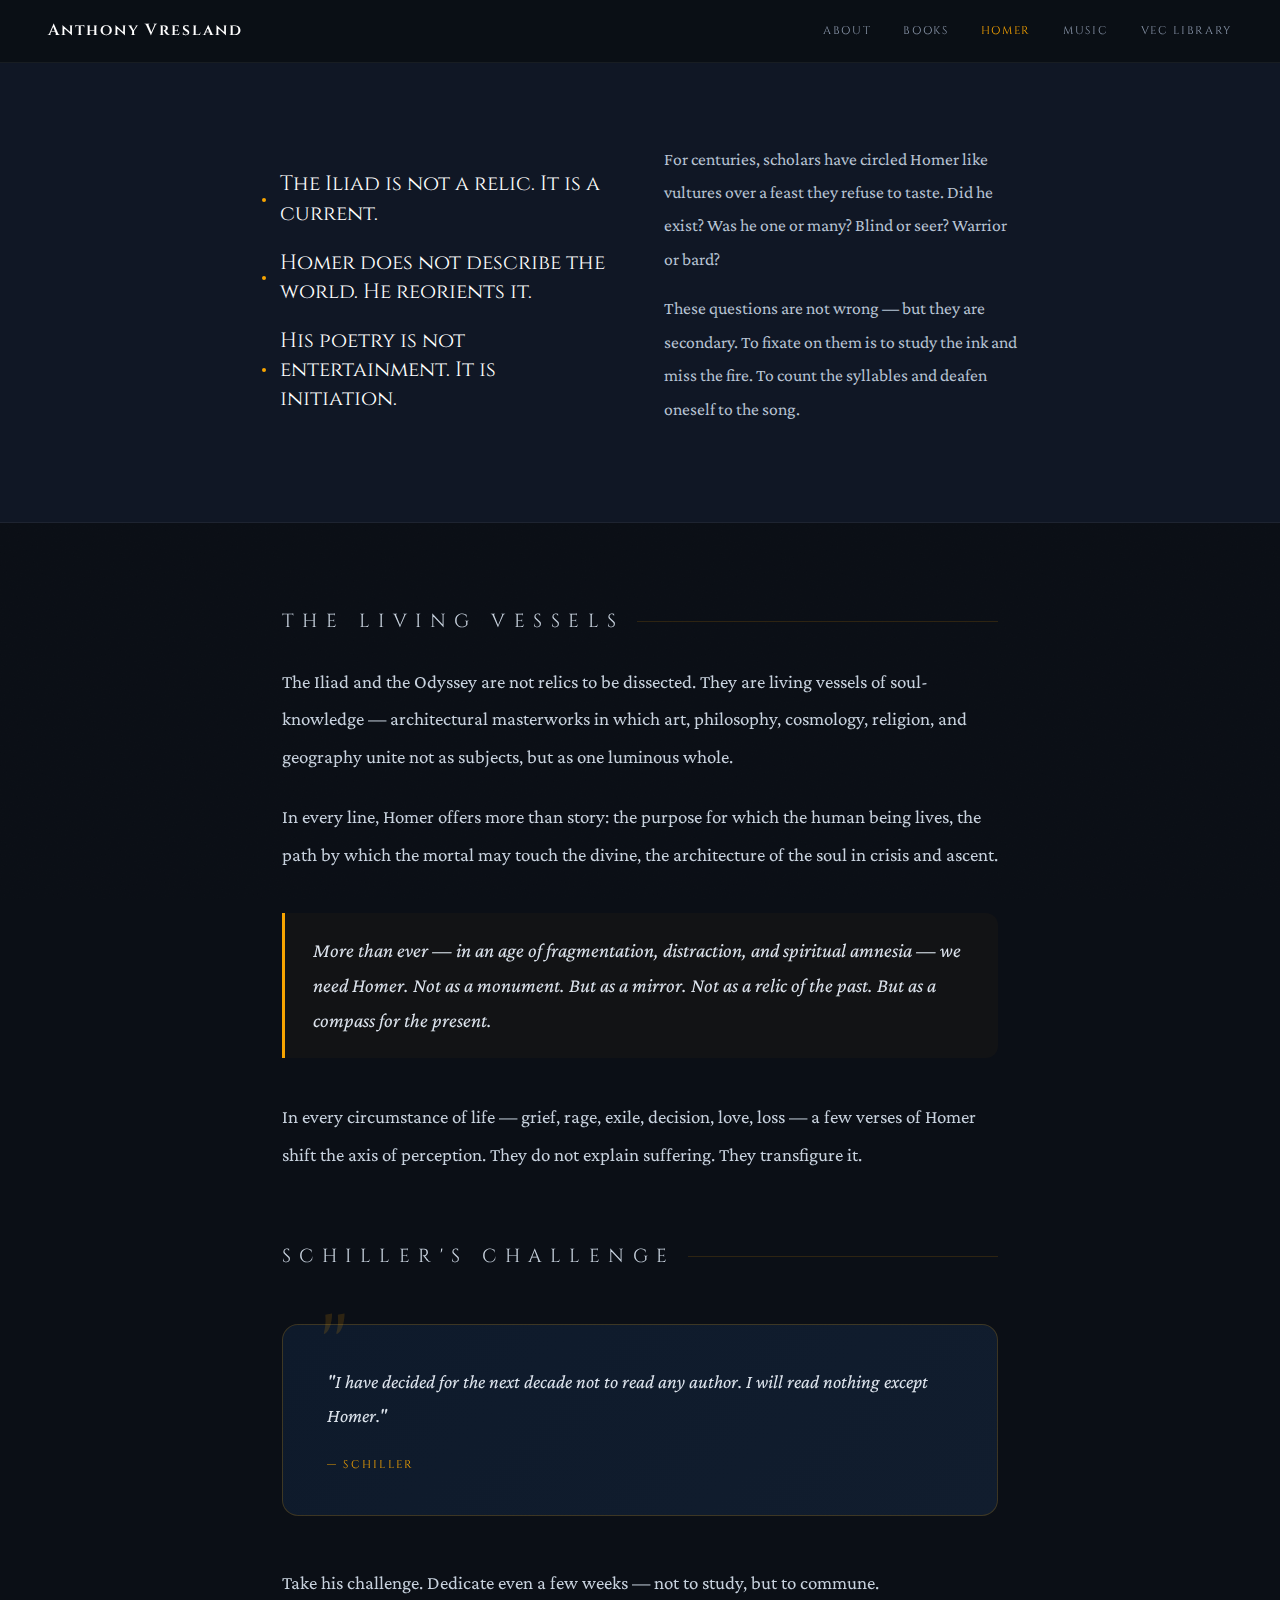
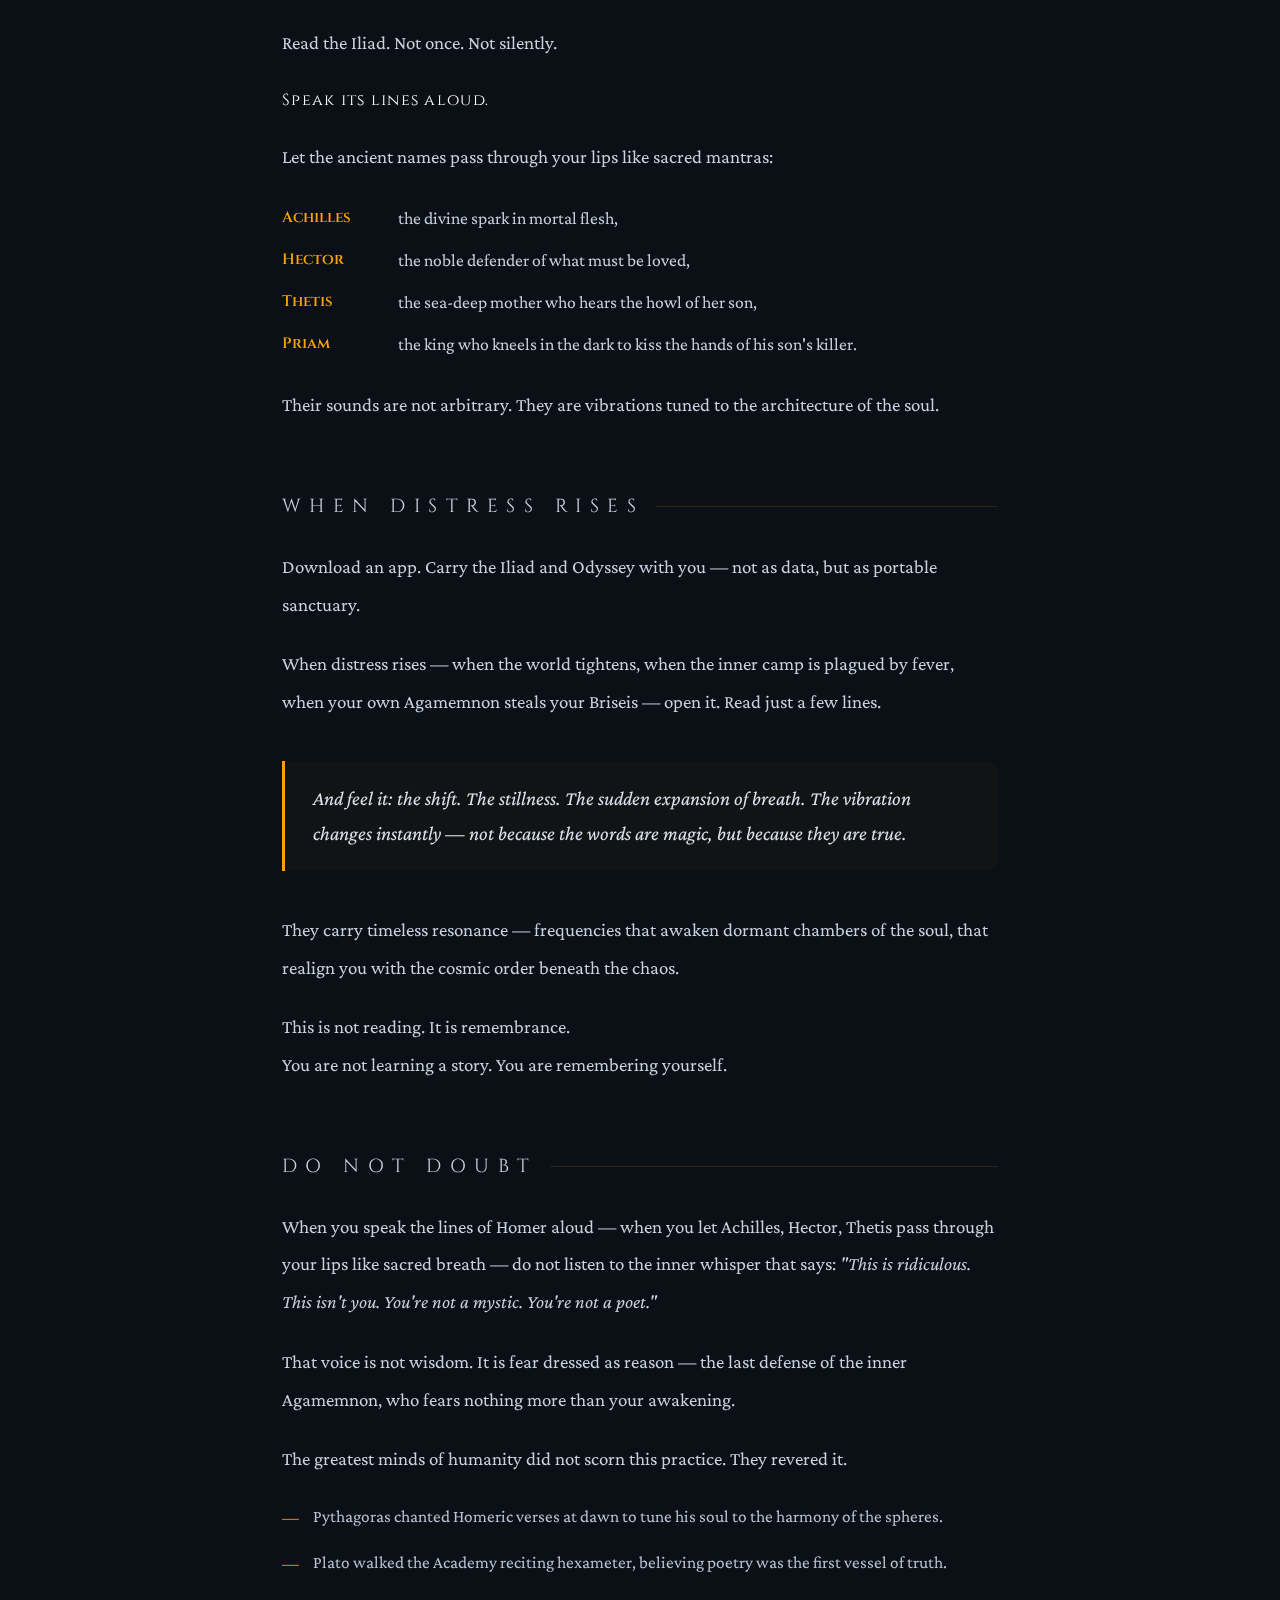
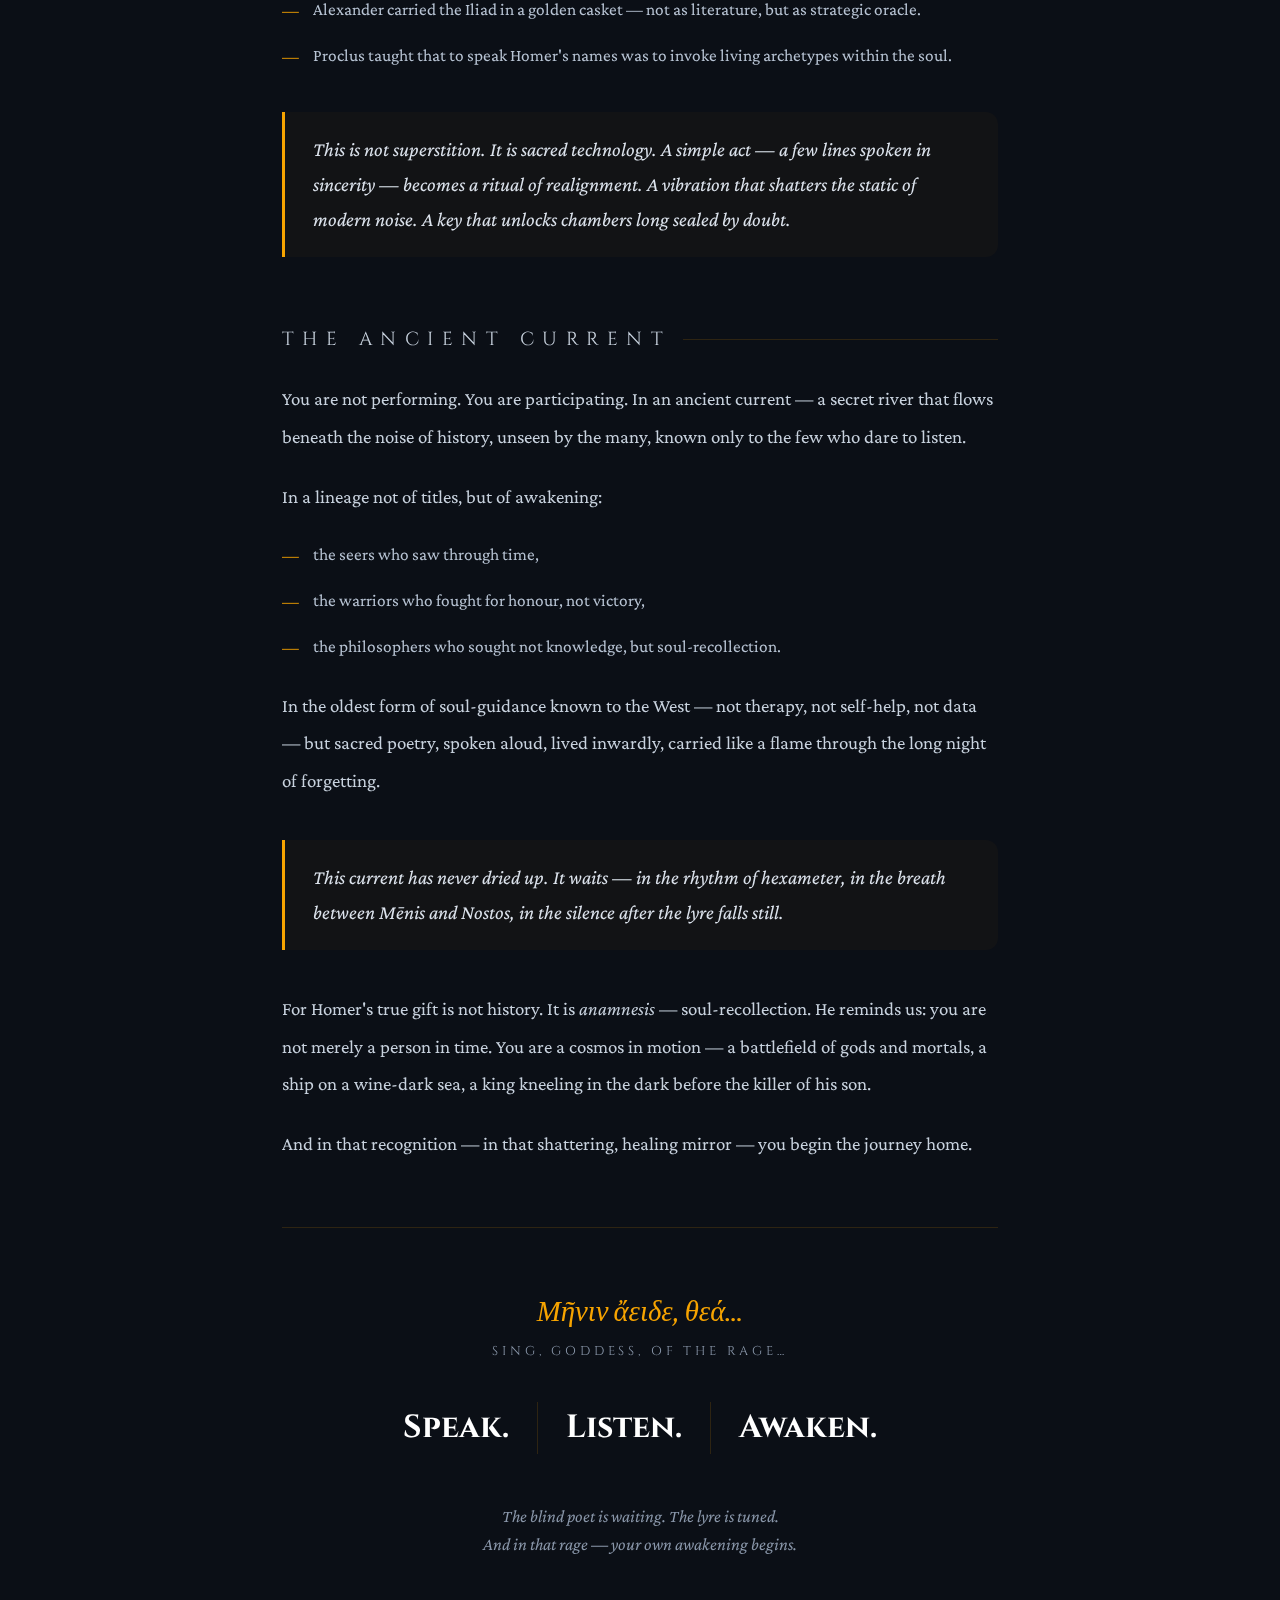
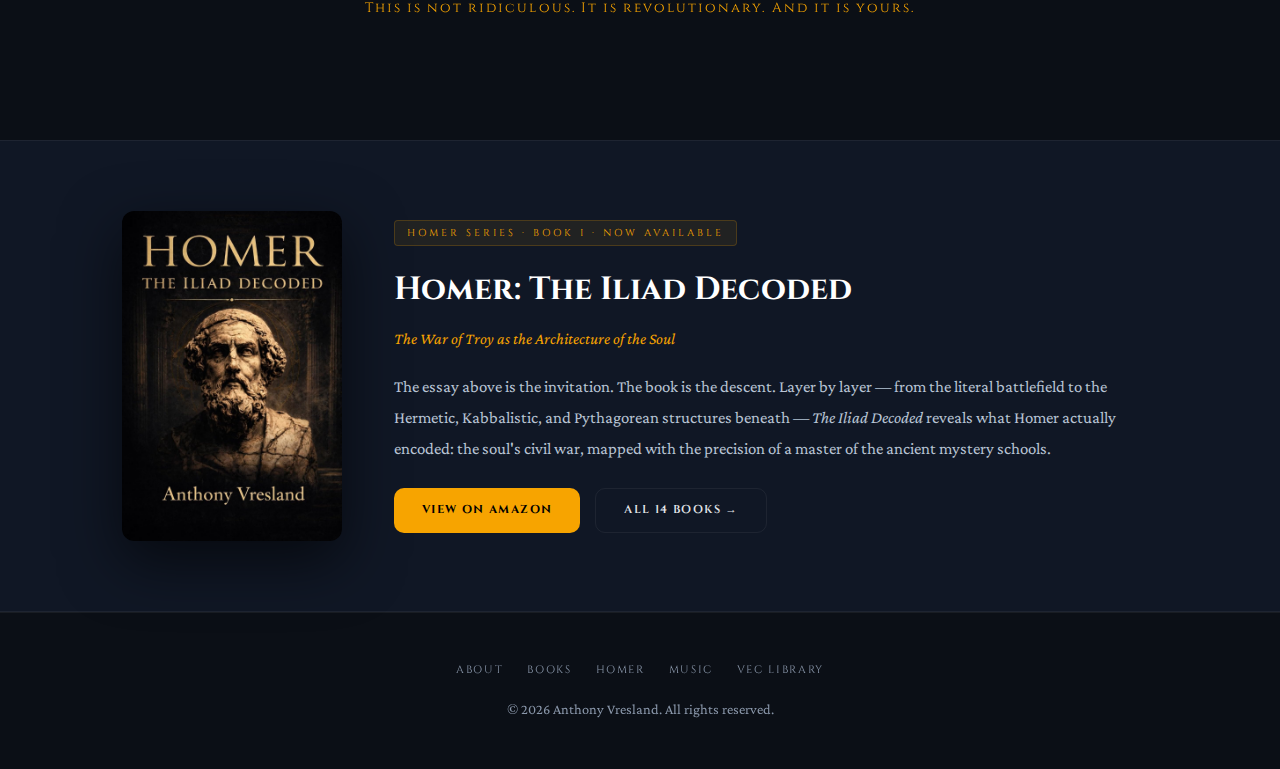
<file: homer-the-educator.html>
<!DOCTYPE html>
<html lang="en">
<head>
<meta charset="UTF-8">
<meta name="viewport" content="width=device-width, initial-scale=1.0">
<title>Homer — The Educator of the World · Anthony Vresland</title>
<meta name="description" content="Homer: The Educator of the World. Anthony Vresland on why Homer is not a monument but a mirror — not a relic but a compass for the present.">
<link rel="icon" href="/assets/favicon.png" type="image/png">
<link href="https://fonts.googleapis.com/css2?family=Cinzel:wght@400;600;700&family=Crimson+Pro:ital,wght@0,300;0,400;0,600;1,300;1,400&display=swap" rel="stylesheet">

<style>
:root {
  --bg: #0b0f16;
  --panel: #101725;
  --text: #e5e7eb;
  --muted: #8a97aa;
  --accent: #f7a400;
  --gold-light: #ffd066;
  --divider: rgba(247,164,0,0.15);
  --border: rgba(255,255,255,0.06);
}

*, *::before, *::after { box-sizing: border-box; margin: 0; padding: 0; }

html { scroll-behavior: smooth; }

body {
  font-family: 'Crimson Pro', Georgia, serif;
  background: var(--bg);
  color: var(--text);
  line-height: 1.6;
  overflow-x: hidden;
}

body::before {
  content: '';
  position: fixed;
  inset: 0;
  background-image: url("data:image/svg+xml,%3Csvg width='200' height='200' xmlns='http://www.w3.org/2000/svg'%3E%3Cfilter id='n'%3E%3CfeTurbulence type='fractalNoise' baseFrequency='0.75' numOctaves='4' stitchTiles='stitch'/%3E%3C/filter%3E%3Crect width='200' height='200' filter='url(%23n)' opacity='0.025'/%3E%3C/svg%3E");
  pointer-events: none;
  z-index: 0;
  opacity: 0.4;
}

/* ── Header ── */
header {
  position: sticky;
  top: 0;
  z-index: 100;
  display: flex;
  justify-content: space-between;
  align-items: center;
  padding: 18px 48px;
  background: rgba(11,15,22,0.92);
  backdrop-filter: blur(12px);
  border-bottom: 1px solid var(--border);
}

.logo {
  font-family: 'Cinzel', serif;
  font-size: 1rem;
  font-weight: 600;
  letter-spacing: 0.12em;
  color: #fff;
  text-decoration: none;
}

nav { display: flex; gap: 32px; }

nav a {
  font-family: 'Cinzel', serif;
  font-size: 0.7rem;
  letter-spacing: 0.15em;
  text-transform: uppercase;
  color: var(--muted);
  text-decoration: none;
  transition: color 0.2s;
}

nav a:hover, nav a.active { color: var(--accent); }

/* ── Hero ── */
.hero {
  position: relative;
  z-index: 1;
  min-height: 90vh;
  display: flex;
  align-items: flex-end;
  padding: 0 0 80px;
  overflow: hidden;
}

.hero-bg {
  position: absolute;
  inset: 0;
  background: url('/assets/homer-iliad.jpg') center 20% / cover no-repeat;
  filter: brightness(0.25) saturate(0.6);
  transform: scale(1.05);
  z-index: 0;
}

.hero-overlay {
  position: absolute;
  inset: 0;
  background:
    radial-gradient(ellipse at 30% 50%, rgba(247,164,0,0.05) 0%, transparent 60%),
    linear-gradient(180deg, rgba(11,15,22,0.2) 0%, rgba(11,15,22,0.95) 100%);
  z-index: 1;
}

.hero-content {
  position: relative;
  z-index: 2;
  max-width: 860px;
  padding: 0 64px;
  animation: fadeUp 1s ease both;
}

.hero-eyebrow {
  font-family: 'Cinzel', serif;
  font-size: 10px;
  letter-spacing: 0.45em;
  text-transform: uppercase;
  color: var(--accent);
  margin-bottom: 20px;
}

.hero h1 {
  font-family: 'Cinzel', serif;
  font-size: clamp(3rem, 8vw, 7rem);
  font-weight: 700;
  color: #fff;
  line-height: 1;
  margin-bottom: 16px;
  text-shadow: 0 4px 40px rgba(0,0,0,0.8);
}

.hero-subtitle {
  font-family: 'Cinzel', serif;
  font-size: clamp(0.9rem, 2vw, 1.2rem);
  letter-spacing: 0.2em;
  color: var(--accent);
  text-transform: uppercase;
  margin-bottom: 32px;
}

.hero-quote {
  font-size: 1.1rem;
  font-style: italic;
  color: var(--muted);
  border-left: 2px solid var(--accent);
  padding-left: 20px;
  max-width: 520px;
}

/* ── Opening statement ── */
.opening {
  position: relative;
  z-index: 1;
  background: var(--panel);
  border-bottom: 1px solid var(--border);
}

.opening-inner {
  max-width: 820px;
  margin: 0 auto;
  padding: 80px 32px;
  display: grid;
  grid-template-columns: 1fr 1fr;
  gap: 48px;
  align-items: center;
}

.opening-statements {
  display: flex;
  flex-direction: column;
  gap: 20px;
}

.statement {
  font-family: 'Cinzel', serif;
  font-size: clamp(1rem, 2vw, 1.3rem);
  font-weight: 400;
  color: #fff;
  line-height: 1.4;
  position: relative;
  padding-left: 18px;
}

.statement::before {
  content: '';
  position: absolute;
  left: 0;
  top: 50%;
  transform: translateY(-50%);
  width: 4px;
  height: 4px;
  background: var(--accent);
  border-radius: 50%;
}

.opening-prose p {
  font-size: 1.1rem;
  line-height: 1.9;
  color: #b8c4d4;
  margin-bottom: 16px;
}

/* ── Main essay ── */
.essay-wrap {
  position: relative;
  z-index: 1;
  max-width: 780px;
  margin: 0 auto;
  padding: 80px 32px;
}

/* Section breaks within essay */
.essay-section {
  margin-bottom: 64px;
}

.essay-label {
  font-family: 'Cinzel', serif;
  font-size: 9px;
  letter-spacing: 0.45em;
  text-transform: uppercase;
  color: var(--accent);
  display: flex;
  align-items: center;
  gap: 12px;
  margin-bottom: 28px;
}

.essay-label::after {
  content: '';
  flex: 1;
  height: 1px;
  background: var(--divider);
}

.essay-section p {
  font-size: 1.18rem;
  line-height: 2;
  color: #c8d2de;
  margin-bottom: 22px;
}

.essay-section p:last-child { margin-bottom: 0; }

/* Pull quotes */
.pull-quote {
  border-left: 3px solid var(--accent);
  padding: 20px 28px;
  margin: 40px 0;
  background: rgba(247,164,0,0.03);
  border-radius: 0 12px 12px 0;
}

.pull-quote p {
  font-size: 1.25rem !important;
  font-style: italic;
  color: #dde4ed !important;
  line-height: 1.75 !important;
  margin: 0 !important;
}

.pull-quote cite {
  display: block;
  margin-top: 12px;
  font-family: 'Cinzel', serif;
  font-size: 0.7rem;
  letter-spacing: 0.2em;
  text-transform: uppercase;
  color: var(--accent);
  font-style: normal;
}

/* Greek text */
.greek {
  font-size: 1.4rem;
  color: var(--accent);
  font-style: italic;
  display: block;
  margin: 8px 0 4px;
}

.greek-trans {
  font-size: 0.95rem;
  color: var(--muted);
  font-style: italic;
  letter-spacing: 0.05em;
}

/* Name list */
.name-list {
  list-style: none;
  margin: 28px 0;
  display: flex;
  flex-direction: column;
  gap: 14px;
}

.name-list li {
  display: flex;
  gap: 16px;
  font-size: 1.1rem;
  line-height: 1.6;
  color: #c8d2de;
}

.name-list li strong {
  color: var(--accent);
  font-family: 'Cinzel', serif;
  font-size: 0.95rem;
  font-weight: 600;
  min-width: 100px;
  padding-top: 2px;
}

/* Schiller quote block */
.featured-quote {
  background: linear-gradient(135deg, #0e1a2b 0%, #111d2e 100%);
  border: 1px solid rgba(247,164,0,0.2);
  border-radius: 16px;
  padding: 40px 44px;
  margin: 48px 0;
  position: relative;
}

.featured-quote::before {
  content: '"';
  position: absolute;
  top: -20px;
  left: 36px;
  font-family: 'Cinzel', serif;
  font-size: 6rem;
  color: var(--accent);
  opacity: 0.15;
  line-height: 1;
}

.featured-quote p {
  font-size: 1.2rem !important;
  font-style: italic;
  color: #dde4ed !important;
  line-height: 1.8 !important;
  margin: 0 0 16px !important;
}

.featured-quote cite {
  font-family: 'Cinzel', serif;
  font-size: 0.7rem;
  letter-spacing: 0.2em;
  text-transform: uppercase;
  color: var(--accent);
  font-style: normal;
}

/* Lineage list */
.lineage-list {
  list-style: none;
  margin: 24px 0;
  display: flex;
  flex-direction: column;
  gap: 16px;
}

.lineage-list li {
  display: flex;
  gap: 14px;
  align-items: flex-start;
  font-size: 1.08rem;
  line-height: 1.7;
  color: #b8c4d4;
}

.lineage-list li::before {
  content: '—';
  color: var(--accent);
  flex-shrink: 0;
  margin-top: 1px;
}

/* Call to action imperative lines */
.imperatives {
  text-align: center;
  padding: 60px 0 40px;
  border-top: 1px solid var(--divider);
  margin-top: 60px;
}

.imperatives .greek-final {
  font-size: 1.8rem;
  color: var(--accent);
  font-style: italic;
  display: block;
  margin-bottom: 8px;
}

.imperatives .greek-final-trans {
  font-family: 'Cinzel', serif;
  font-size: 0.8rem;
  letter-spacing: 0.3em;
  text-transform: uppercase;
  color: var(--muted);
  display: block;
  margin-bottom: 40px;
}

.imperative-trio {
  display: flex;
  gap: 0;
  justify-content: center;
  margin-bottom: 48px;
}

.imperative-trio span {
  font-family: 'Cinzel', serif;
  font-size: clamp(1.2rem, 3vw, 2rem);
  font-weight: 700;
  color: #fff;
  padding: 0 28px;
  border-right: 1px solid var(--divider);
}

.imperative-trio span:last-child { border-right: none; }

/* ── Homer + Book side by side ── */
.book-callout {
  position: relative;
  z-index: 1;
  background: var(--panel);
  border-top: 1px solid var(--border);
  border-bottom: 1px solid var(--border);
}

.book-callout-inner {
  max-width: 1100px;
  margin: 0 auto;
  padding: 70px 32px;
  display: grid;
  grid-template-columns: 220px 1fr;
  gap: 52px;
  align-items: center;
}

.book-callout img {
  width: 100%;
  border-radius: 12px;
  box-shadow: 0 20px 60px rgba(0,0,0,0.6);
}

.book-callout-body .tag {
  font-family: 'Cinzel', serif;
  font-size: 10px;
  letter-spacing: 0.3em;
  text-transform: uppercase;
  color: var(--accent);
  background: rgba(247,164,0,0.08);
  border: 1px solid rgba(247,164,0,0.2);
  border-radius: 4px;
  padding: 4px 12px;
  display: inline-block;
  margin-bottom: 18px;
}

.book-callout-body h2 {
  font-family: 'Cinzel', serif;
  font-size: clamp(1.3rem, 3vw, 2rem);
  font-weight: 700;
  color: #fff;
  margin-bottom: 8px;
}

.book-callout-body .subtitle {
  font-size: 1rem;
  color: var(--accent);
  font-style: italic;
  margin-bottom: 18px;
}

.book-callout-body p {
  font-size: 1.05rem;
  line-height: 1.85;
  color: #b8c4d4;
  margin-bottom: 24px;
}

.btn-primary {
  display: inline-block;
  padding: 13px 28px;
  background: var(--accent);
  color: #000;
  border-radius: 10px;
  text-decoration: none;
  font-family: 'Cinzel', serif;
  font-size: 0.72rem;
  font-weight: 700;
  letter-spacing: 0.12em;
  text-transform: uppercase;
  transition: background 0.2s, transform 0.2s;
  margin-right: 12px;
}

.btn-primary:hover {
  background: var(--gold-light);
  transform: translateY(-2px);
}

.btn-ghost {
  display: inline-block;
  padding: 12px 28px;
  background: transparent;
  color: var(--text);
  border: 1px solid var(--border);
  border-radius: 10px;
  text-decoration: none;
  font-family: 'Cinzel', serif;
  font-size: 0.72rem;
  font-weight: 600;
  letter-spacing: 0.12em;
  text-transform: uppercase;
  transition: border-color 0.2s, color 0.2s, transform 0.2s;
}

.btn-ghost:hover {
  border-color: var(--accent);
  color: var(--accent);
  transform: translateY(-2px);
}

/* ── Footer ── */
footer {
  position: relative;
  z-index: 1;
  text-align: center;
  padding: 48px 32px;
  border-top: 1px solid var(--border);
  color: var(--muted);
  font-size: 0.9rem;
}

footer nav {
  display: flex;
  justify-content: center;
  flex-wrap: wrap;
  gap: 24px;
  margin-bottom: 20px;
}

footer nav a {
  font-family: 'Cinzel', serif;
  font-size: 0.68rem;
  letter-spacing: 0.15em;
  text-transform: uppercase;
  color: var(--muted);
  text-decoration: none;
  transition: color 0.2s;
}

footer nav a:hover { color: var(--accent); }

/* ── Animations ── */
@keyframes fadeUp {
  from { opacity: 0; transform: translateY(24px); }
  to   { opacity: 1; transform: translateY(0); }
}

/* ── Responsive ── */
@media (max-width: 768px) {
  header { padding: 16px 20px; }
  nav { gap: 16px; }
  nav a { font-size: 0.6rem; }
  .hero-content { padding: 0 24px; }
  .opening-inner { grid-template-columns: 1fr; }
  .book-callout-inner { grid-template-columns: 1fr; text-align: center; }
  .book-callout img { max-width: 200px; margin: 0 auto; }
  .imperative-trio { flex-direction: column; gap: 8px; }
  .imperative-trio span { border-right: none; padding: 4px 0; }
}
</style>
</head>

<body>

<!-- ── Header ── -->
<header>
  <a class="logo" href="index.html">Anthony Vresland</a>
  <nav>
    <a href="about.html">About</a>
    <a href="books.html">Books</a>
    <a href="homer-the-educator.html" class="active">Homer</a>
    <a href="music.html">Music</a>
    <a href="vec.html">VEC Library</a>
  </nav>
</header>

<!-- ── Hero ── */
<section class="hero">
  <div class="hero-bg"></div>
  <div class="hero-overlay"></div>
  <div class="hero-content">
    <p class="hero-eyebrow">The Educator of the World</p>
    <h1>Homer</h1>
    <p class="hero-subtitle">Not a monument. A mirror.</p>
    <div class="hero-quote">
      "My verses are crumbs from Homer's table."
      <br><small style="font-family:'Cinzel',serif;font-size:0.7rem;letter-spacing:0.2em;text-transform:uppercase;color:var(--accent);font-style:normal;">— Aeschylus</small>
    </div>
  </div>
</section>

<!-- ── Opening three statements ── -->
<div class="opening">
  <div class="opening-inner">
    <div class="opening-statements">
      <p class="statement">The Iliad is not a relic. It is a current.</p>
      <p class="statement">Homer does not describe the world. He reorients it.</p>
      <p class="statement">His poetry is not entertainment. It is initiation.</p>
    </div>
    <div class="opening-prose">
      <p>
        For centuries, scholars have circled Homer like vultures over a feast they refuse to taste.
        Did he exist? Was he one or many? Blind or seer? Warrior or bard?
      </p>
      <p>
        These questions are not wrong — but they are secondary.
        To fixate on them is to study the ink and miss the fire.
        To count the syllables and deafen oneself to the song.
      </p>
    </div>
  </div>
</div>

<!-- ── Main Essay ── -->
<div class="essay-wrap">

  <!-- Section 1: The Living Vessels -->
  <div class="essay-section">
    <p class="essay-label">The Living Vessels</p>
    <p>
      The Iliad and the Odyssey are not relics to be dissected. They are living vessels of
      soul-knowledge — architectural masterworks in which art, philosophy, cosmology,
      religion, and geography unite not as subjects, but as one luminous whole.
    </p>
    <p>
      In every line, Homer offers more than story: the purpose for which the human being lives,
      the path by which the mortal may touch the divine, the architecture of the soul in crisis and ascent.
    </p>
    <div class="pull-quote">
      <p>
        More than ever — in an age of fragmentation, distraction, and spiritual amnesia —
        we need Homer. Not as a monument. But as a mirror.
        Not as a relic of the past. But as a compass for the present.
      </p>
    </div>
    <p>
      In every circumstance of life — grief, rage, exile, decision, love, loss —
      a few verses of Homer shift the axis of perception.
      They do not explain suffering. They transfigure it.
    </p>
  </div>

  <!-- Section 2: Schiller's Challenge -->
  <div class="essay-section">
    <p class="essay-label">Schiller's Challenge</p>
    <div class="featured-quote">
      <p>"I have decided for the next decade not to read any author. I will read nothing except Homer."</p>
      <cite>— Schiller</cite>
    </div>
    <p>
      Take his challenge. Dedicate even a few weeks — not to study, but to commune.
    </p>
    <p>
      Read the Iliad. Not once. Not silently.
    </p>
    <p style="font-family:'Cinzel',serif;font-size:1rem;letter-spacing:0.08em;color:#fff;">
      Speak its lines aloud.
    </p>
    <p>
      Let the ancient names pass through your lips like sacred mantras:
    </p>
    <ul class="name-list">
      <li><strong>Achilles</strong> the divine spark in mortal flesh,</li>
      <li><strong>Hector</strong> the noble defender of what must be loved,</li>
      <li><strong>Thetis</strong> the sea-deep mother who hears the howl of her son,</li>
      <li><strong>Priam</strong> the king who kneels in the dark to kiss the hands of his son's killer.</li>
    </ul>
    <p>
      Their sounds are not arbitrary. They are vibrations tuned to the architecture of the soul.
    </p>
  </div>

  <!-- Section 3: When Distress Rises -->
  <div class="essay-section">
    <p class="essay-label">When Distress Rises</p>
    <p>
      Download an app. Carry the Iliad and Odyssey with you — not as data, but as portable sanctuary.
    </p>
    <p>
      When distress rises — when the world tightens, when the inner camp is plagued by fever,
      when your own Agamemnon steals your Briseis — open it. Read just a few lines.
    </p>
    <div class="pull-quote">
      <p>
        And feel it: the shift. The stillness. The sudden expansion of breath.
        The vibration changes instantly — not because the words are magic,
        but because they are true.
      </p>
    </div>
    <p>
      They carry timeless resonance — frequencies that awaken dormant chambers of the soul,
      that realign you with the cosmic order beneath the chaos.
    </p>
    <p>
      This is not reading. It is remembrance.<br>
      You are not learning a story. You are remembering yourself.
    </p>
  </div>

  <!-- Section 4: Do Not Doubt -->
  <div class="essay-section">
    <p class="essay-label">Do Not Doubt</p>
    <p>
      When you speak the lines of Homer aloud — when you let Achilles, Hector, Thetis pass
      through your lips like sacred breath — do not listen to the inner whisper that says:
      <em>"This is ridiculous. This isn't you. You're not a mystic. You're not a poet."</em>
    </p>
    <p>
      That voice is not wisdom. It is fear dressed as reason —
      the last defense of the inner Agamemnon, who fears nothing more than your awakening.
    </p>
    <p>The greatest minds of humanity did not scorn this practice. They revered it.</p>
    <ul class="lineage-list">
      <li>Pythagoras chanted Homeric verses at dawn to tune his soul to the harmony of the spheres.</li>
      <li>Plato walked the Academy reciting hexameter, believing poetry was the first vessel of truth.</li>
      <li>Alexander carried the Iliad in a golden casket — not as literature, but as strategic oracle.</li>
      <li>Proclus taught that to speak Homer's names was to invoke living archetypes within the soul.</li>
    </ul>
    <div class="pull-quote">
      <p>
        This is not superstition. It is sacred technology. A simple act —
        a few lines spoken in sincerity — becomes a ritual of realignment.
        A vibration that shatters the static of modern noise.
        A key that unlocks chambers long sealed by doubt.
      </p>
    </div>
  </div>

  <!-- Section 5: The Ancient Current -->
  <div class="essay-section">
    <p class="essay-label">The Ancient Current</p>
    <p>
      You are not performing. You are participating. In an ancient current —
      a secret river that flows beneath the noise of history, unseen by the many,
      known only to the few who dare to listen.
    </p>
    <p>In a lineage not of titles, but of awakening:</p>
    <ul class="lineage-list">
      <li>the seers who saw through time,</li>
      <li>the warriors who fought for honour, not victory,</li>
      <li>the philosophers who sought not knowledge, but soul-recollection.</li>
    </ul>
    <p>
      In the oldest form of soul-guidance known to the West —
      not therapy, not self-help, not data —
      but sacred poetry, spoken aloud, lived inwardly,
      carried like a flame through the long night of forgetting.
    </p>
    <div class="pull-quote">
      <p>
        This current has never dried up. It waits —
        in the rhythm of hexameter, in the breath between Mēnis and Nostos,
        in the silence after the lyre falls still.
      </p>
    </div>
    <p>
      For Homer's true gift is not history. It is <em>anamnesis</em> — soul-recollection.
      He reminds us: you are not merely a person in time. You are a cosmos in motion —
      a battlefield of gods and mortals, a ship on a wine-dark sea,
      a king kneeling in the dark before the killer of his son.
    </p>
    <p>
      And in that recognition — in that shattering, healing mirror —
      you begin the journey home.
    </p>
  </div>

  <!-- Final imperatives -->
  <div class="imperatives">
    <span class="greek-final">Μῆνιν ἄειδε, θεά…</span>
    <span class="greek-final-trans">Sing, Goddess, of the rage…</span>
    <div class="imperative-trio">
      <span>Speak.</span>
      <span>Listen.</span>
      <span>Awaken.</span>
    </div>
    <p style="font-size:1.1rem;color:var(--muted);font-style:italic;max-width:500px;margin:0 auto 40px;">
      The blind poet is waiting. The lyre is tuned.<br>
      And in that rage — your own awakening begins.
    </p>
    <p style="font-family:'Cinzel',serif;font-size:0.85rem;letter-spacing:0.15em;color:var(--accent);">
      This is not ridiculous. It is revolutionary. And it is yours.
    </p>
  </div>

</div>

<!-- ── Book Callout ── -->
<div class="book-callout">
  <div class="book-callout-inner">
    <img src="/assets/homer-iliad.jpg" alt="Homer: The Iliad Decoded">
    <div class="book-callout-body">
      <span class="tag">Homer Series · Book I · Now Available</span>
      <h2>Homer: The Iliad Decoded</h2>
      <p class="subtitle">The War of Troy as the Architecture of the Soul</p>
      <p>
        The essay above is the invitation. The book is the descent.
        Layer by layer — from the literal battlefield to the Hermetic, Kabbalistic,
        and Pythagorean structures beneath — <em>The Iliad Decoded</em> reveals what
        Homer actually encoded: the soul's civil war, mapped with the precision of a master
        of the ancient mystery schools.
      </p>
      <a class="btn-primary" href="https://a.co/d/0brpMjZl" target="_blank" rel="noopener">View on Amazon</a>
      <a class="btn-ghost" href="books.html">All 14 Books →</a>
    </div>
  </div>
</div>

<!-- ── Footer ── -->
<footer>
  <nav>
    <a href="about.html">About</a>
    <a href="books.html">Books</a>
    <a href="homer-the-educator.html">Homer</a>
    <a href="music.html">Music</a>
    <a href="vec.html">VEC Library</a>
  </nav>
  <p>© 2026 Anthony Vresland. All rights reserved.</p>
</footer>

</body>
</html>
</file>
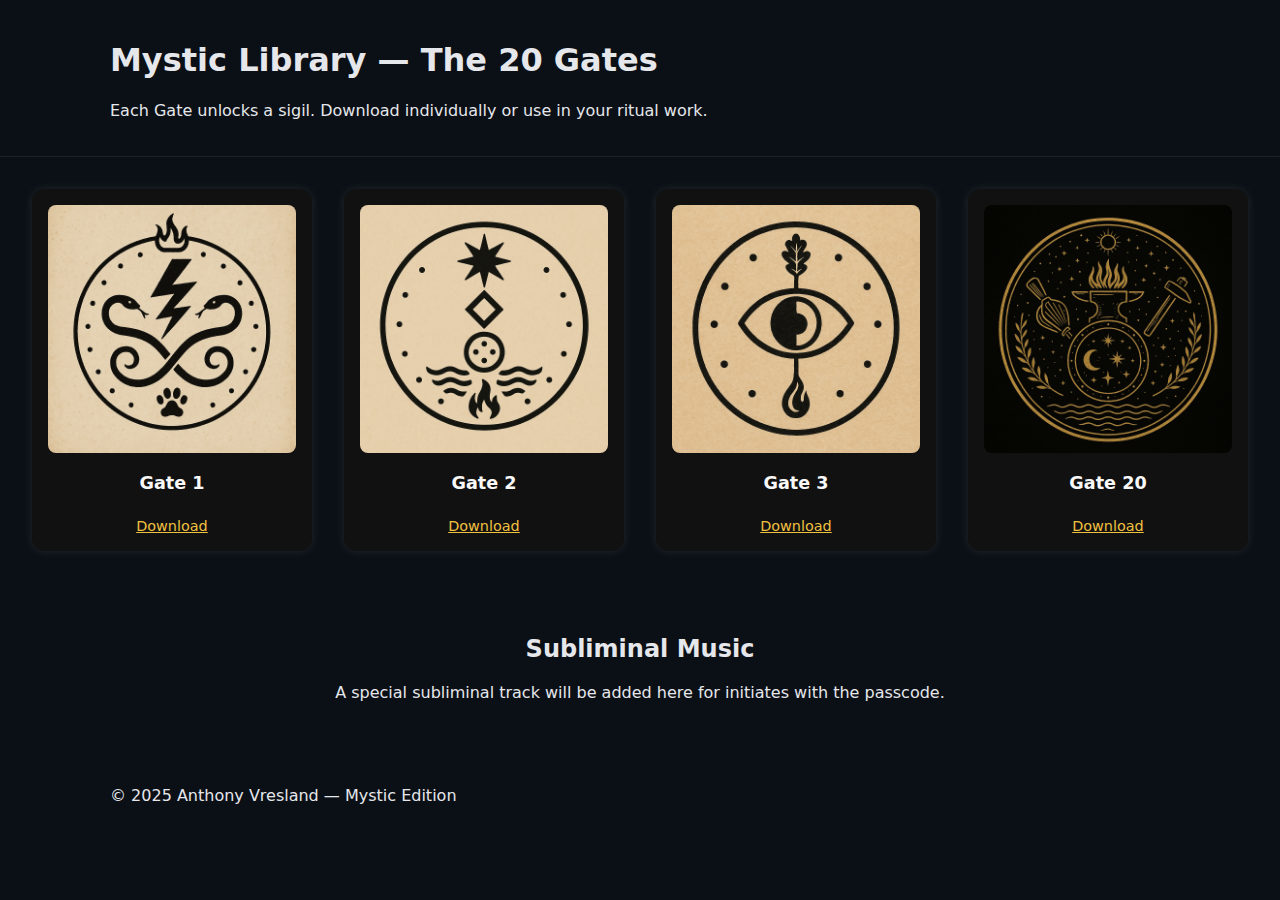
<file: mystic.html>
<!DOCTYPE html>
<html lang="en">
<head>
  <meta charset="UTF-8">
  <meta name="viewport" content="width=device-width, initial-scale=1.0">
  <title>Mystic Page — 20 Gates</title>
  <link rel="stylesheet" href="styles.css">
  <style>
    .grid {
      display: grid;
      grid-template-columns: repeat(auto-fit, minmax(200px, 1fr));
      gap: 2rem;
      padding: 2rem;
    }
    .sigil-card {
      background: #111;
      border-radius: 12px;
      padding: 1rem;
      text-align: center;
      box-shadow: 0 0 10px rgba(255,255,255,0.1);
    }
    .sigil-card img {
      max-width: 100%;
      border-radius: 8px;
    }
    .sigil-card h3 {
      margin-top: 1rem;
      font-size: 1.1rem;
      color: #f9f9f9;
    }
    .download-link {
      margin-top: 0.5rem;
      display: inline-block;
      font-size: 0.9rem;
      color: #f0c040;
    }
  </style>
</head>
<body>
  <header class="site-header">
    <div class="container">
      <h1>Mystic Library — The 20 Gates</h1>
      <p>Each Gate unlocks a sigil. Download individually or use in your ritual work.</p>
    </div>
  </header>

  <main>
    <section class="grid">
      <!-- Generate 20 sigil cards -->
      <!-- Gate 1 -->
      <div class="sigil-card">
        <img src="assets/sigils/ch01.png" alt="Gate 1 Sigil">
        <h3>Gate 1</h3>
        <a class="download-link" href="assets/sigils/ch01.png" download>Download</a>
      </div>

      <!-- Gate 2 -->
      <div class="sigil-card">
        <img src="assets/sigils/ch02.png" alt="Gate 2 Sigil">
        <h3>Gate 2</h3>
        <a class="download-link" href="assets/sigils/ch02.png" download>Download</a>
      </div>

      <!-- Gate 3 -->
      <div class="sigil-card">
        <img src="assets/sigils/ch03.png" alt="Gate 3 Sigil">
        <h3>Gate 3</h3>
        <a class="download-link" href="assets/sigils/ch03.png" download>Download</a>
      </div>

      <!-- Repeat pattern until Gate 20 -->
      <div class="sigil-card">
        <img src="assets/sigils/ch20.png" alt="Gate 20 Sigil">
        <h3>Gate 20</h3>
        <a class="download-link" href="assets/sigils/ch20.png" download>Download</a>
      </div>
    </section>

    <section style="text-align:center; padding: 2rem;">
      <h2>Subliminal Music</h2>
      <p>A special subliminal track will be added here for initiates with the passcode.</p>
      <!-- Placeholder for now -->
    </section>
  </main>

  <footer>
    <div class="container">
      <p>&copy; 2025 Anthony Vresland — Mystic Edition</p>
    </div>
  </footer>
</body>
</html>
</file>
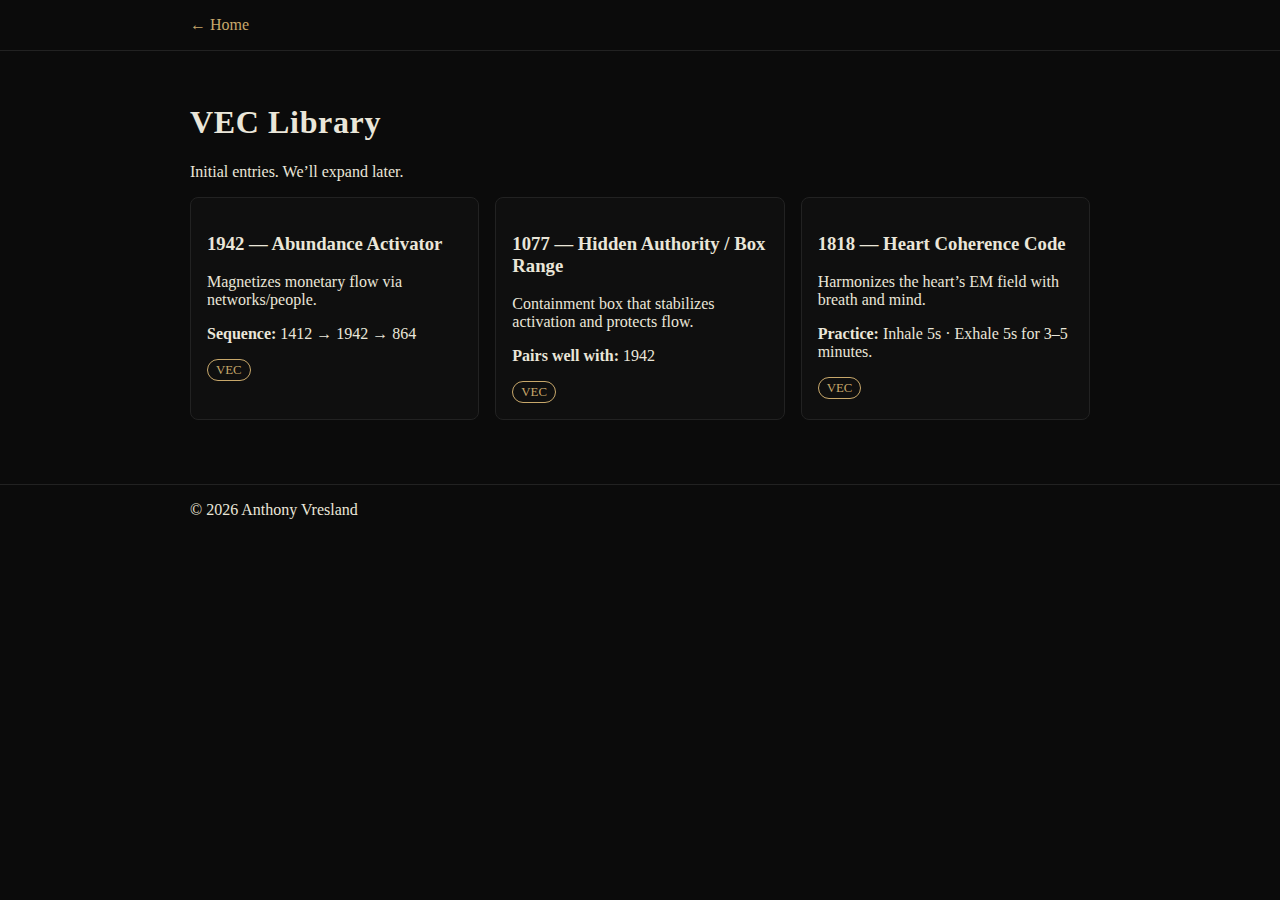
<file: vec.html>
<!doctype html>
<html lang="en">
<head>
  <meta charset="utf-8" />
  <meta name="viewport" content="width=device-width,initial-scale=1" />
  <title>VEC Library — Anthony Vresland</title>
  <style>
    :root{--bg:#0b0b0b;--fg:#eae6d9;--gold:#c8a86b;--muted:#9a9283;--max:900px}
    html,body{margin:0;padding:0;background:var(--bg);color:var(--fg);font-family:ui-serif,Georgia,serif}
    a{color:var(--gold);text-decoration:none}
    a:hover{text-decoration:underline}
    main{max-width:var(--max);margin:0 auto;padding:2rem}
    h1,h2{letter-spacing:.02em}
    .grid{display:grid;gap:1rem}
    @media(min-width:800px){.grid{grid-template-columns:repeat(3,minmax(0,1fr))}}
    .card{border:1px solid #222;padding:1rem;border-radius:8px;background:#0f0f0f}
    .badge{display:inline-block;border:1px solid var(--gold);color:var(--gold);padding:.15rem .5rem;border-radius:999px;font-size:.8rem}
    header,footer{border-bottom:1px solid #222}
    footer{border-top:1px solid #222;border-bottom:0;margin-top:2rem}
    .bar{max-width:var(--max);margin:0 auto;padding:1rem}
  </style>
</head>
<body>
  <header><div class="bar"><a href="/">← Home</a></div></header>

  <main>
    <h1>VEC Library</h1>
    <p>Initial entries. We’ll expand later.</p>

    <div class="grid">
      <section id="1942" class="card">
        <h3>1942 — Abundance Activator</h3>
        <p>Magnetizes monetary flow via networks/people.</p>
        <p><strong>Sequence:</strong> 1412 → 1942 → 864</p>
        <span class="badge">VEC</span>
      </section>

      <section id="1077" class="card">
        <h3>1077 — Hidden Authority / Box Range</h3>
        <p>Containment box that stabilizes activation and protects flow.</p>
        <p><strong>Pairs well with:</strong> 1942</p>
        <span class="badge">VEC</span>
      </section>

      <section id="1818" class="card">
        <h3>1818 — Heart Coherence Code</h3>
        <p>Harmonizes the heart’s EM field with breath and mind.</p>
        <p><strong>Practice:</strong> Inhale 5s · Exhale 5s for 3–5 minutes.</p>
        <span class="badge">VEC</span>
      </section>
    </div>
  </main>

  <footer><div class="bar">© <span id="y"></span> Anthony Vresland</div></footer>
  <script>document.getElementById('y').textContent=new Date().getFullYear()</script>
</body>
</html>
</file>
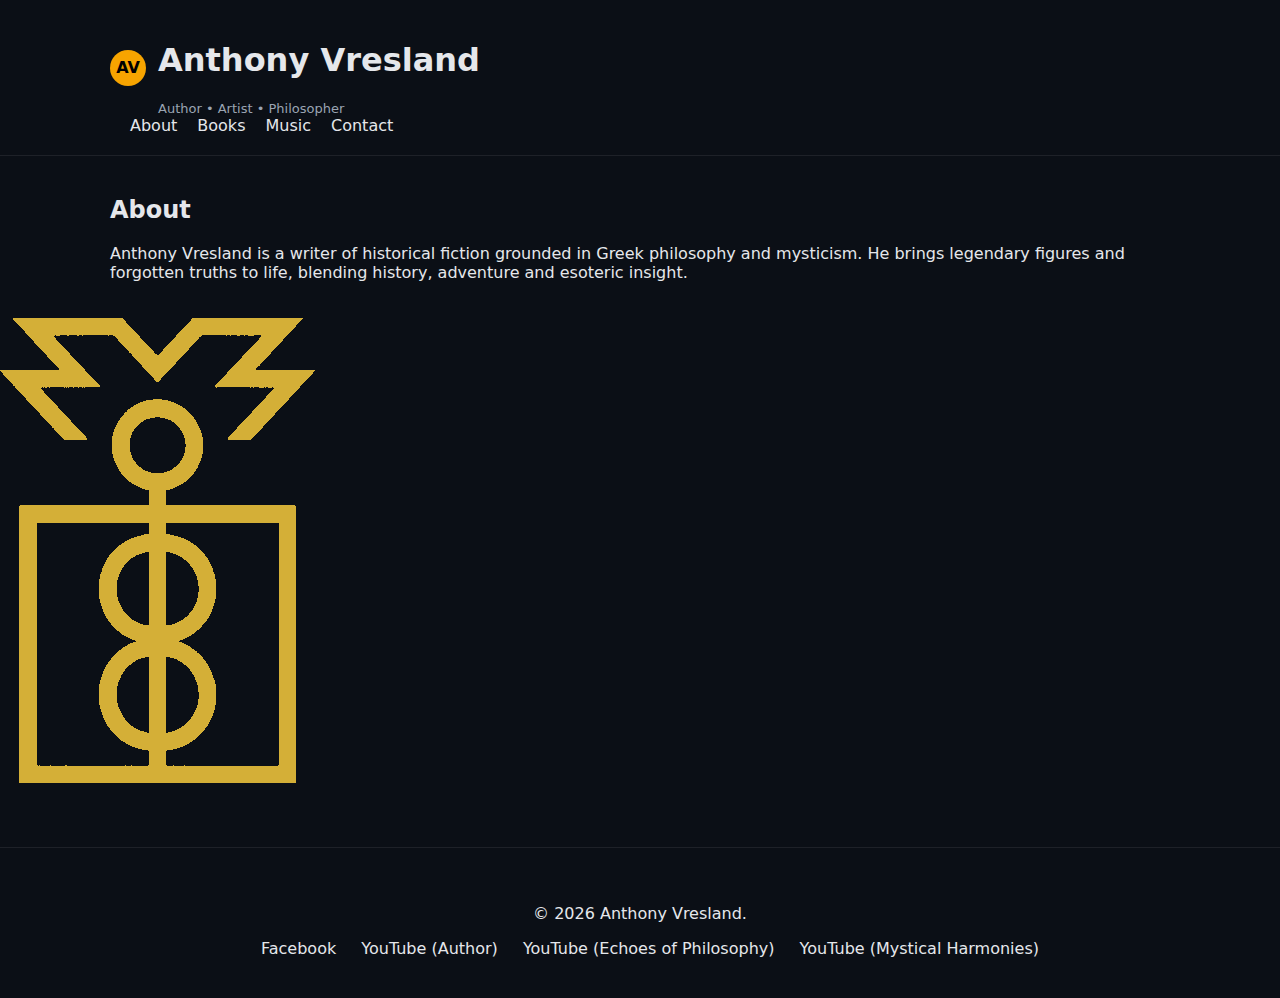
<file: AV site 2/about.html>
<!DOCTYPE html>
<html lang="en">
<link rel="icon" href="/assets/favicon.png" type="image/png">
<head>
  <meta charset="utf-8" />
  <meta name="viewport" content="width=device-width, initial-scale=1" />
  <title>About — Anthony Vresland</title>
  <link rel="icon" href="/assets/favicon.png" type="image/png" />
  <link rel="stylesheet" href="/styles.css" />
</head>
<body>
  <header class="site-header">
    <div class="container">
      <div class="brand"><div class="avatar">AV</div><div class="titles"><h1>Anthony Vresland</h1><p class="subtitle">Author • Artist • Philosopher</p></div></div>
      <nav class="nav" aria-label="Main"><a href="/about.html" aria-current="page">About</a><a href="/books.html">Books</a><a href="/#music">Music</a><a href="/#contact">Contact</a></nav>
    </div>
  </header>

  <section class="section">
    <div class="container">
      <h2>About</h2>
      <p>Anthony Vresland is a writer of historical fiction grounded in Greek philosophy and mysticism. He brings legendary figures and forgotten truths to life, blending history, adventure and esoteric insight.</p>
    </div>
  </section>

  <img src="/assets/sigil-gold.png" class="sigil-floating" alt="" aria-hidden="true" />
  <footer class="site-footer">
    <div class="container">
      <p>© <span id="year"></span> Anthony Vresland.</p>
      <nav aria-label="Social links">
        <a href="https://www.facebook.com/profile.php?id=61577146899500" target="_blank" rel="noopener">Facebook</a>
        <a href="https://www.youtube.com/@antv9429" target="_blank" rel="noopener">YouTube (Author)</a>
        <a href="https://www.youtube.com/@EchoesofPhilosophy-b5p" target="_blank" rel="noopener">YouTube (Echoes of Philosophy)</a>
        <a href="https://www.youtube.com/@MrHarpia48" target="_blank" rel="noopener">YouTube (Mystical Harmonies)</a>
      </nav>
    </div>
  </footer>
  <script>document.getElementById('year').textContent = new Date().getFullYear();</script>
</body>
</html>
</file>
<file: AV site 2/styles.css>
/* ================================
   Root theme variables
================================ */
:root {
  --bg: #0b0f16;
  --panel: #101725;
  --panel-2: #0f1623;
  --ink: #e5e7eb;
  --muted: #99a1b3;
  --brand: #f59e0b;
  --brand-2: #f8af2e;
  --accent: #7dd3fc;
  --shadow: rgba(0, 0, 0, 0.3);
}

*,
*::before,
*::after {
  box-sizing: border-box;
}

html {
  scroll-behavior: smooth;
}

body {
  margin: 0;
  font-family: Inter, system-ui, -apple-system, Segoe UI, Roboto, Helvetica, Arial, sans-serif;
  line-height: 1.6;
  color: var(--ink);
  background: linear-gradient(180deg, var(--bg), #0a1321);
}

/* ================================
   Links
================================ */
a {
  color: var(--accent);
  text-decoration: none;
}
a:hover {
  text-decoration: underline;
}
a:focus-visible {
  outline: 2px solid var(--accent);
  outline-offset: 2px;
}

/* ================================
   Layout
================================ */
.container {
  max-width: 1100px;
  margin: 0 auto;
  padding: clamp(16px, 3vw, 32px);
}

/* ================================
   Header
================================ */
.site-header {
  position: sticky;
  top: 0;
  z-index: 50;
  background: rgba(11, 15, 22, 0.7);
  backdrop-filter: saturate(140%) blur(10px);
  border-bottom: 1px solid rgba(255, 255, 255, 0.06);
}

.site-header .container {
  display: flex;
  align-items: center;
  justify-content: space-between;
  gap: 16px;
}

.brand {
  display: flex;
  align-items: center;
  gap: 14px;
}

.avatar {
  width: 44px;
  height: 44px;
  border-radius: 50%;
  display: grid;
  place-items: center;
  font-weight: 800;
  background: linear-gradient(135deg, #334155, #0ea5e9);
}

.titles h1 {
  margin: 0;
  font-size: 1.2rem;
}
.subtitle {
  margin: 2px 0 0;
  font-size: 0.9rem;
  color: var(--muted);
}

.nav a {
  margin-left: 16px;
  color: var(--ink);
  opacity: 0.9;
}
.nav a:hover {
  opacity: 1;
}

/* ================================
   Hero
================================ */
.hero {
  background:
    radial-gradient(80% 60% at 10% 10%, rgba(125, 211, 252, 0.15), transparent 50%),
    radial-gradient(90% 70% at 90% 20%, rgba(245, 158, 11, 0.15), transparent 50%);
}

.hero .container {
  display: grid;
  grid-template-columns: 1fr;
  align-items: center;
  gap: 28px;
  min-height: 48vh;
}

.hero-copy h2 {
  margin: 0.1em 0 0.4em;
  font-family: Merriweather, Georgia, serif;
  font-size: clamp(32px, 4vw, 46px);
  line-height: 1.15;
}

.hero-copy p {
  max-width: 56ch;
  color: var(--muted);
}

.cta-row {
  display: flex;
  flex-wrap: wrap;
  gap: 12px;
  margin-top: 16px;
}

/* Buttons */
.btn {
  display: inline-block;
  padding: 10px 16px;
  border-radius: 12px;
  font-weight: 600;
}
.btn-primary {
  color: #111827;
  background: linear-gradient(135deg, var(--brand), var(--brand-2));
  box-shadow: 0 8px 20px var(--shadow);
}
.btn-ghost {
  color: var(--ink);
  background: transparent;
  border: 1px solid rgba(255, 255, 255, 0.15);
}

/* ================================
   Sections
================================ */
.section {
  padding: 56px 0;
}
.section.alt {
  background: var(--panel-2);
  border-top: 1px solid rgba(255, 255, 255, 0.06);
  border-bottom: 1px solid rgba(255, 255, 255, 0.06);
}

.two-col {
  display: grid;
  grid-template-columns: 1fr 0.8fr;
  gap: 28px;
}

.about-panel {
  padding: 16px;
  background: var(--panel);
  border: 1px solid rgba(255, 255, 255, 0.06);
  border-radius: 16px;
}

.ticks {
  margin: 0;
  padding: 0;
  list-style: none;
}
.ticks li {
  position: relative;
  margin: 10px 0;
  padding-left: 28px;
}
.ticks li::before {
  content: '✓';
  position: absolute;
  left: 0;
  top: 0;
  color: #86efac;
}

.author-photo {
  width: 140px;
  float: left;
  margin: 0 16px 12px 0;
  border-radius: 14px;
  border: 1px solid rgba(255, 255, 255, 0.15);
}

.book-grid {
  display: grid;
  grid-template-columns: 0.85fr 1.15fr;
  gap: 24px;
  align-items: center;
}

.book-cover img {
  display: block;
  width: 100%;
  border-radius: 18px;
  border: 1px solid rgba(255, 255, 255, 0.1);
}

.grid-3 {
  display: grid;
  grid-template-columns: repeat(3, 1fr);
  gap: 18px;
}

.card {
  padding: 14px;
  background: var(--panel);
  border: 1px solid rgba(255, 255, 255, 0.06);
  border-radius: 14px;
}
.card img {
  display: block;
  width: 100%;
  border-radius: 12px;
  border: 1px solid rgba(255, 255, 255, 0.08);
}
.card .meta {
  margin: 0.3rem 0 0.6rem;
  color: var(--muted);
  font-size: 0.95rem;
}

/* ================================
   Footer
================================ */
.site-footer {
  background: var(--bg);
  border-top: 1px solid rgba(255, 255, 255, 0.06);
}
.site-footer .container {
  display: flex;
  align-items: center;
  justify-content: space-between;
  gap: 16px;
  flex-wrap: wrap;
}
.site-footer nav a {
  margin-right: 12px;
}
.site-footer p {
  margin: 0;
  color: var(--muted);
  text-align: center;
}
.small {
  font-size: 0.95rem;
  color: var(--muted);
}

/* ================================
   Floating Sigils
================================ */
.sigil-floating {
  position: fixed;
  right: 16px;
  bottom: 16px;
  width: 64px;
  opacity: 0.7;
  pointer-events: none;
  filter: drop-shadow(0 4px 10px rgba(0, 0, 0, 0.35));
  z-index: 60;
}

.sword-talisman {
  position: fixed;
  left: 16px;
  bottom: 16px;
  width: 80px;
  opacity: 0.8;
  pointer-events: none;
  filter: drop-shadow(0 4px 10px rgba(0, 0, 0, 0.35));
  z-index: 60;
}

/* ================================
   Responsive
================================ */
@media (max-width: 1100px) {
  .grid-3 {
    grid-template-columns: repeat(2, 1fr);
  }
}

@media (max-width: 700px) {
  .nav {
    display: none;
  }
  .two-col,
  .book-grid,
  .grid-3 {
    grid-template-columns: 1fr;
  }
  .author-photo {
    float: none;
    display: block;
    margin: 0 auto 12px;
    max-width: 200px;
  }
  .sigil-floating {
    right: 12px;
    bottom: 12px;
    width: 52px;
  }
  .sword-talisman {
    left: 12px;
    bottom: 12px;
    width: 60px;
  }
}

/* ================================
   Accessibility
================================ */
@media (prefers-reduced-motion: reduce) {
  html {
    scroll-behavior: auto;
  }
}
</file>
<file: styles.css>
:root {
  --bg: #0b0f16;
  --panel: #101725;
  --text: #e5e7eb;
  --muted: #9aa4b2;
  --accent: #f7a400;
}

* { box-sizing: border-box; }

body {
  margin: 0;
  font-family: system-ui, Arial, sans-serif;
  background: var(--bg);
  color: var(--text);
}

.container {
  max-width: 1100px;
  margin: auto;
  padding: 20px;
}

.site-header {
  border-bottom: 1px solid rgba(255,255,255,.08);
}

.header-flex {
  display: flex;
  justify-content: space-between;
  align-items: center;
}

.brand {
  display: flex;
  align-items: center;
  gap: 12px;
}

.avatar {
  width: 36px;
  height: 36px;
  border-radius: 50%;
  background: var(--accent);
  color: #000;
  display: grid;
  place-items: center;
  font-weight: bold;
}

.subtitle {
  margin: 0;
  font-size: 13px;
  color: var(--muted);
}

nav a {
  margin-left: 20px;
  text-decoration: none;
  color: var(--text);
}

.hero {
  padding: 60px 0;
}

.section-title {
  margin-bottom: 30px;
}

.book-grid {
  display: grid;
  grid-template-columns: repeat(3, 1fr);
  gap: 24px;
}

.book-card {
  background: var(--panel);
  padding: 20px;
  border-radius: 14px;
  text-align: center;
}

.book-card img {
  width: 100%;
  border-radius: 10px;
}

.book-card h4 {
  margin: 15px 0 8px;
}

.book-card p {
  color: var(--muted);
  font-size: 14px;
}

.btn {
  display: inline-block;
  margin-top: 12px;
  padding: 10px 14px;
  background: var(--accent);
  color: #000;
  border-radius: 10px;
  text-decoration: none;
  font-weight: 600;
}

.featured {
  transform: scale(1.05);
  border: 2px solid var(--accent);
}

.site-footer {
  margin-top: 60px;
  padding: 20px 0;
  border-top: 1px solid rgba(255,255,255,.08);
  text-align: center;
}
/* CINEMATIC HERO */

.cinematic-hero {
  position: relative;
  padding: 160px 20px 120px;
  text-align: center;
  overflow: hidden;
}

/* background glow */
.cinematic-hero::before {
  content: "";
  position: absolute;
  inset: 0;
  background:
    radial-gradient(circle at 50% 30%, rgba(247,164,0,0.08), transparent 60%),
    radial-gradient(circle at 50% 80%, rgba(0,150,120,0.05), transparent 70%);
  z-index: 0;
}

/* subtle grain texture */
.hero-overlay {
  position: absolute;
  inset: 0;
  background-image: url("data:image/svg+xml,%3Csvg width='200' height='200' xmlns='http://www.w3.org/2000/svg'%3E%3Cfilter id='n'%3E%3CfeTurbulence type='fractalNoise' baseFrequency='0.8' numOctaves='4' stitchTiles='stitch'/%3E%3C/filter%3E%3Crect width='200' height='200' filter='url(%23n)' opacity='0.03'/%3E%3C/svg%3E");
  z-index: 1;
  pointer-events: none;
}

.hero-content {
  position: relative;
  z-index: 2;
}

.hero-actions {
  margin-top: 30px;
  display: flex;
  justify-content: center;
  gap: 18px;
  flex-wrap: wrap;
}

.hero-btn {
  padding: 12px 22px;
  border-radius: 8px;
  font-family: 'Cinzel', serif;
  font-size: 0.75rem;
  letter-spacing: 0.12em;
  text-decoration: none;
  transition: all 0.25s ease;
}

/* primary gold */
.hero-btn.primary {
  background: var(--accent);
  color: #000;
}

.hero-btn.primary:hover {
  transform: translateY(-2px);
  box-shadow: 0 10px 30px rgba(247,164,0,0.3);
}

/* secondary ghost */
.hero-btn.secondary {
  border: 1px solid rgba(255,255,255,0.2);
  color: var(--text);
}

.hero-btn.secondary:hover {
  border-color: var(--accent);
  color: var(--accent);
}
</file>
